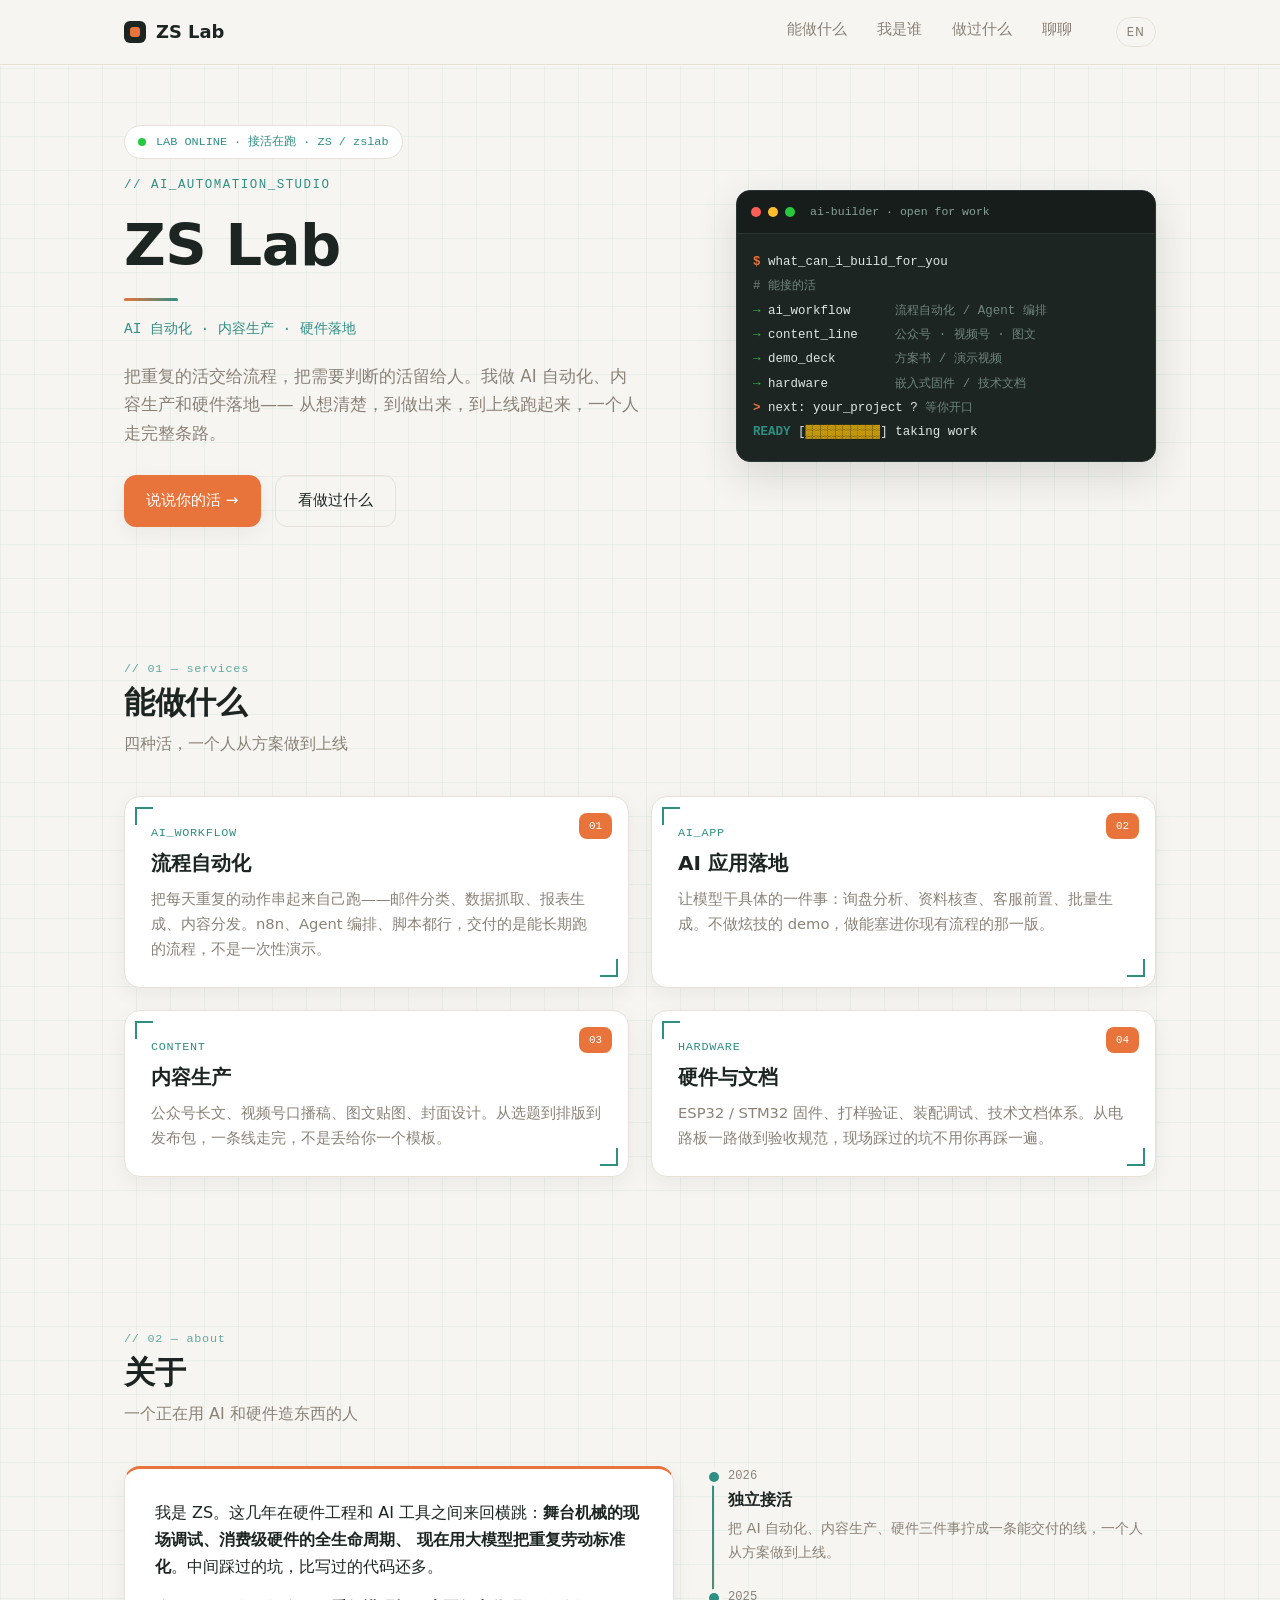
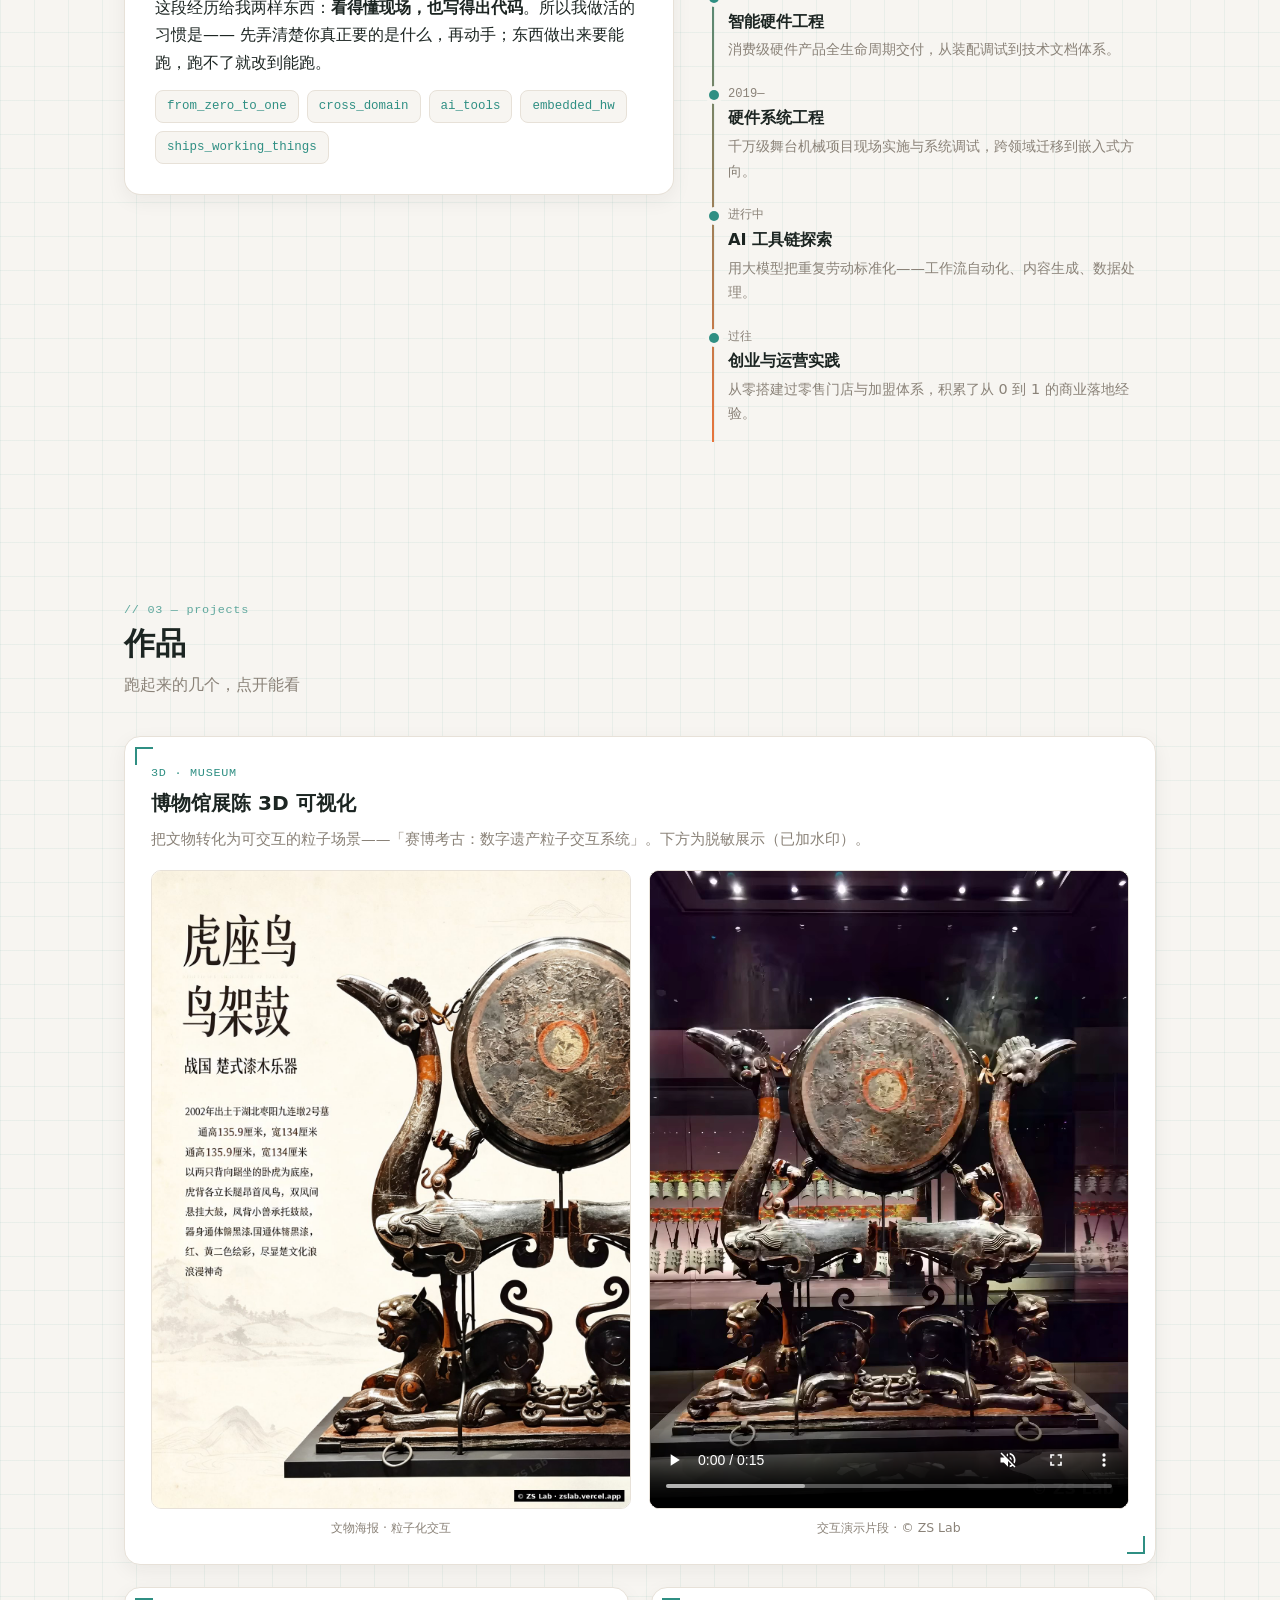
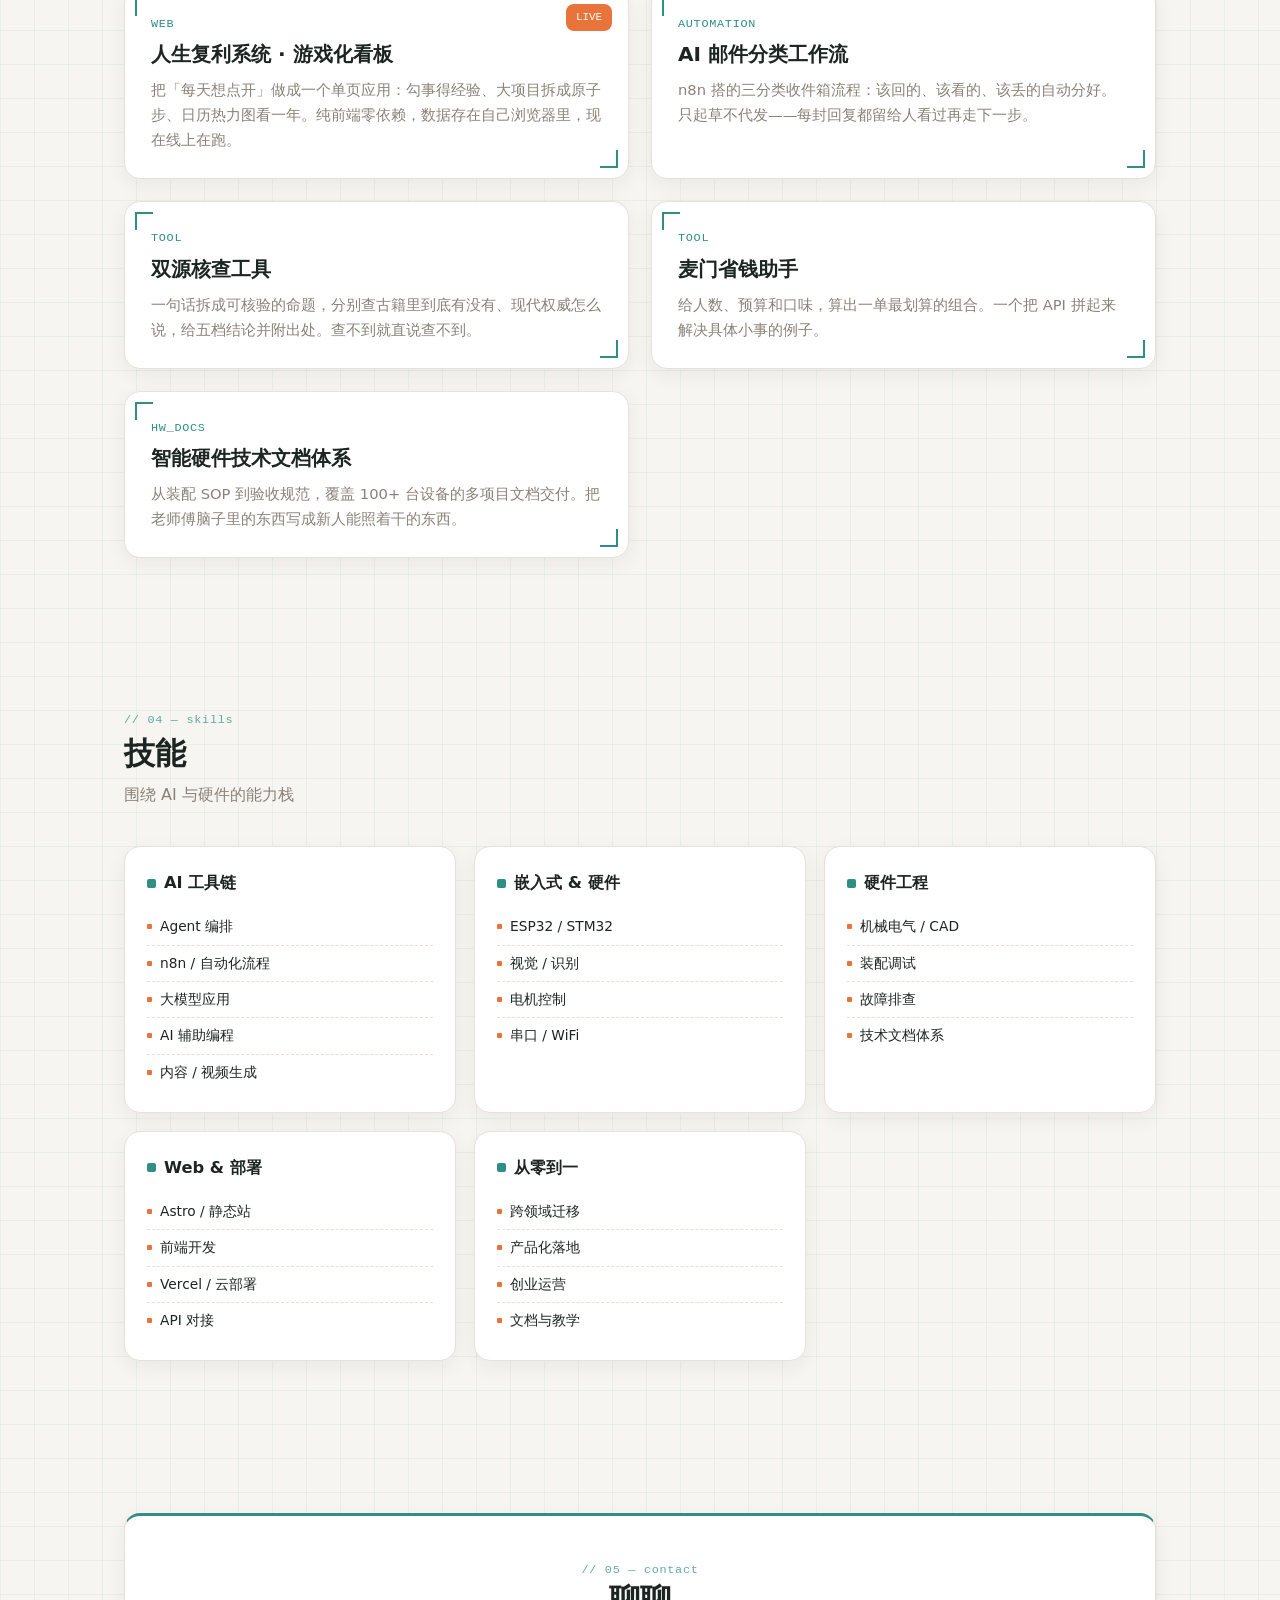
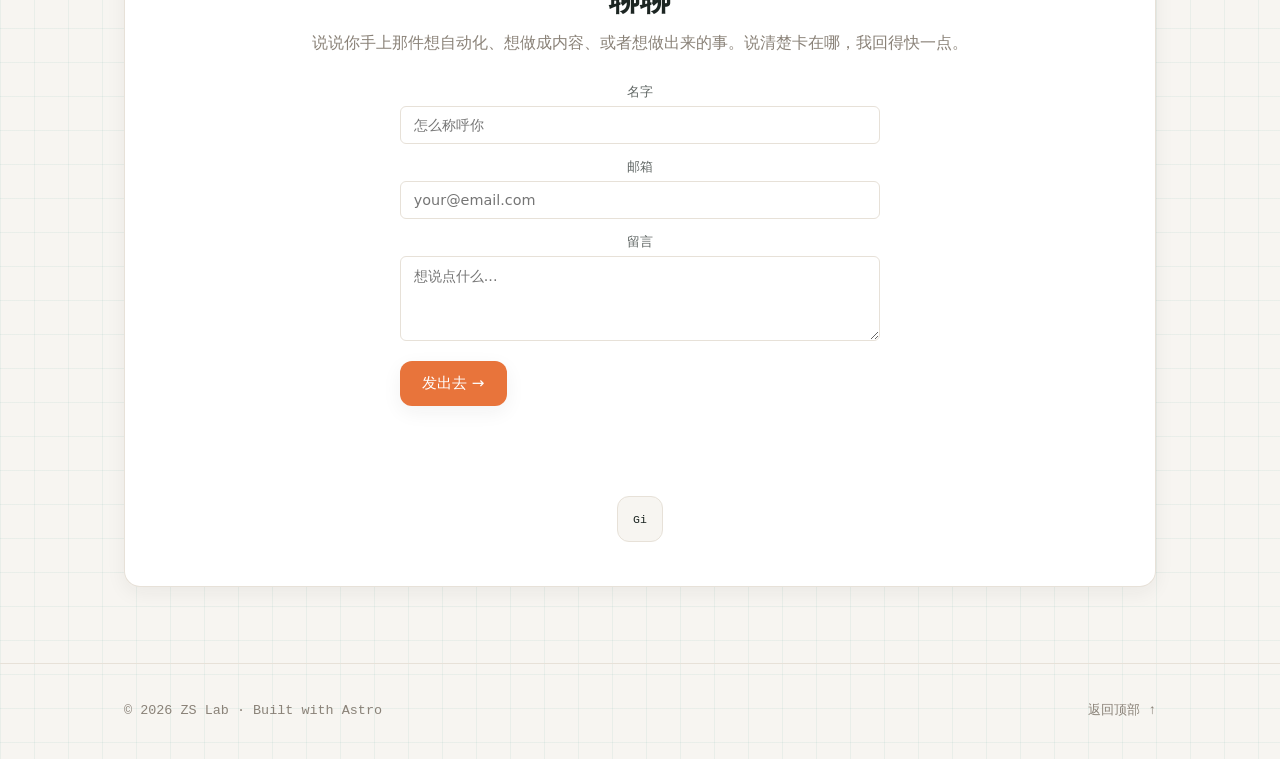
<file: index.html>
<!DOCTYPE html><html lang="zh-CN"> <head><meta charset="utf-8"><meta name="viewport" content="width=device-width, initial-scale=1"><title>ZS Lab · AI 自动化 · 内容生产 · 硬件落地</title><meta name="description" content="ZS Lab：用 AI 工具和自动化，把重复劳动变成能自己跑的东西。接 AI 工作流、内容生产、演示方案与硬件落地的活——从方案到上线，一个人跑完。"><link rel="canonical" href="https://zslab.vercel.app/"><meta property="og:type" content="website"><meta property="og:title" content="ZS Lab · AI 自动化 · 内容生产 · 硬件落地"><meta property="og:description" content="ZS Lab：用 AI 工具和自动化，把重复劳动变成能自己跑的东西。接 AI 工作流、内容生产、演示方案与硬件落地的活——从方案到上线，一个人跑完。"><meta property="og:url" content="https://zslab.vercel.app/"><meta name="twitter:card" content="summary_large_image"><link rel="alternate" hreflang="zh-CN" href="https://zslab.vercel.app/"> <link rel="alternate" hreflang="en" href="https://zslab.vercel.app/en/"> <link rel="alternate" hreflang="x-default" href="https://zslab.vercel.app/"> <link rel="icon" type="image/svg+xml" href="favicon.svg"><link rel="stylesheet" href="_astro/index.D13f8Koc.css"></head> <body id="top"> <nav> <div class="wrap nav-in"> <a class="logo" href="/"><span class="mark"></span>ZS Lab</a> <div class="nav-links"> <a href="#services">能做什么</a><a href="#about">我是谁</a><a href="#projects">做过什么</a><a href="#contact">聊聊</a><a href="en/" hreflang="en" style="margin-left:14px;padding:4px 10px;border:1px solid var(--border);border-radius:999px;font-size:12px;letter-spacing:.08em;text-decoration:none" onclick="try{localStorage.setItem('zslab_lang','en')}catch(e){}">EN</a> </div> <button id="menuBtn" class="menu-btn" aria-label="打开菜单">☰</button> </div> <div id="mobileMenu" class="mobile-menu"> <a href="#services">能做什么</a><a href="#about">我是谁</a><a href="#projects">做过什么</a><a href="#contact">聊聊</a><a href="en/" hreflang="en" style="margin-left:14px;padding:4px 10px;border:1px solid var(--border);border-radius:999px;font-size:12px;letter-spacing:.08em;text-decoration:none" onclick="try{localStorage.setItem('zslab_lang','en')}catch(e){}">EN</a> </div> </nav> <main>  <header class="hero"> <div class="wrap hero-grid"> <div class="reveal"> <div class="statusbar"><span class="live-dot"></span>LAB ONLINE · 接活在跑 · ZS / zslab</div> <div class="eyebrow">// ai_automation_studio</div> <h1>ZS Lab</h1> <div class="accent-line"></div> <div class="tag">AI 自动化 · 内容生产 · 硬件落地</div> <p class="lead">
把重复的活交给流程，把需要判断的活留给人。我做 AI 自动化、内容生产和硬件落地——
        从想清楚，到做出来，到上线跑起来，一个人走完整条路。
</p> <div class="hero-cta"> <a class="btn btn-primary" href="#contact">说说你的活 →</a> <a class="btn btn-ghost" href="#projects">看做过什么</a> </div> </div> <div class="reveal"> <div class="console"> <div class="console-bar"> <span class="dot r"></span><span class="dot y"></span><span class="dot g"></span> <span class="console-title">ai-builder · open for work</span>
        </div>
        <pre class="console-body"><span class="c-prompt">$</span> what_can_i_build_for_you
<span class="c-dim"># 能接的活</span>
<span class="c-ok">→</span> ai_workflow      <span class="c-dim">流程自动化 / Agent 编排</span>
<span class="c-ok">→</span> content_line     <span class="c-dim">公众号 · 视频号 · 图文</span>
<span class="c-ok">→</span> demo_deck        <span class="c-dim">方案书 / 演示视频</span>
<span class="c-ok">→</span> hardware         <span class="c-dim">嵌入式固件 / 技术文档</span>
<span class="c-prompt">&gt;</span> next: your_project ? <span class="c-dim">等你开口</span>
<span class="c-build">READY</span> [<span class="c-bar">▓▓▓▓▓▓▓▓▓▓</span>] taking work</pre> </div> </div> </div> </header> <section id="services"> <div class="wrap"> <div class="sec-head reveal"> <div class="coord">// 01 — services</div> <h2>能做什么</h2> <div class="sub">四种活，一个人从方案做到上线</div> </div> <div class="grid"> <div class="card reveal"> <span class="badge">01</span> <div class="kicker">AI_WORKFLOW</div> <h3>流程自动化</h3> <p>把每天重复的动作串起来自己跑——邮件分类、数据抓取、报表生成、内容分发。n8n、Agent 编排、脚本都行，交付的是能长期跑的流程，不是一次性演示。</p> </div> <div class="card reveal"> <span class="badge">02</span> <div class="kicker">AI_APP</div> <h3>AI 应用落地</h3> <p>让模型干具体的一件事：询盘分析、资料核查、客服前置、批量生成。不做炫技的 demo，做能塞进你现有流程的那一版。</p> </div> <div class="card reveal"> <span class="badge">03</span> <div class="kicker">CONTENT</div> <h3>内容生产</h3> <p>公众号长文、视频号口播稿、图文贴图、封面设计。从选题到排版到发布包，一条线走完，不是丢给你一个模板。</p> </div> <div class="card reveal"> <span class="badge">04</span> <div class="kicker">HARDWARE</div> <h3>硬件与文档</h3> <p>ESP32 / STM32 固件、打样验证、装配调试、技术文档体系。从电路板一路做到验收规范，现场踩过的坑不用你再踩一遍。</p> </div> </div> </div> </section> <section id="about"> <div class="wrap"> <div class="sec-head reveal"> <div class="coord">// 02 — about</div> <h2>关于</h2> <div class="sub">一个正在用 AI 和硬件造东西的人</div> </div> <div class="about-grid"> <div class="persona reveal"> <p>
我是 ZS。这几年在硬件工程和 AI 工具之间来回横跳：<strong>舞台机械的现场调试、消费级硬件的全生命周期、
          现在用大模型把重复劳动标准化</strong>。中间踩过的坑，比写过的代码还多。
</p> <p>
这段经历给我两样东西：<strong>看得懂现场，也写得出代码</strong>。所以我做活的习惯是——
          先弄清楚你真正要的是什么，再动手；东西做出来要能跑，跑不了就改到能跑。
</p> <div class="tags"> <span class="chip">from_zero_to_one</span><span class="chip">cross_domain</span><span class="chip">ai_tools</span><span class="chip">embedded_hw</span><span class="chip">ships_working_things</span> </div> </div> <div class="timeline reveal"> <div class="tl-item"> <div class="when">2026</div> <h4>独立接活</h4> <p>把 AI 自动化、内容生产、硬件三件事拧成一条能交付的线，一个人从方案做到上线。</p> </div><div class="tl-item"> <div class="when">2025</div> <h4>智能硬件工程</h4> <p>消费级硬件产品全生命周期交付，从装配调试到技术文档体系。</p> </div><div class="tl-item"> <div class="when">2019—</div> <h4>硬件系统工程</h4> <p>千万级舞台机械项目现场实施与系统调试，跨领域迁移到嵌入式方向。</p> </div><div class="tl-item"> <div class="when">进行中</div> <h4>AI 工具链探索</h4> <p>用大模型把重复劳动标准化——工作流自动化、内容生成、数据处理。</p> </div><div class="tl-item"> <div class="when">过往</div> <h4>创业与运营实践</h4> <p>从零搭建过零售门店与加盟体系，积累了从 0 到 1 的商业落地经验。</p> </div> </div> </div> </div> </section> <section id="projects" data-astro-cid-amng4zvp> <div class="wrap" data-astro-cid-amng4zvp> <div class="sec-head reveal" data-astro-cid-amng4zvp> <div class="coord" data-astro-cid-amng4zvp>// 03 — projects</div> <h2 data-astro-cid-amng4zvp>作品</h2> <div class="sub" data-astro-cid-amng4zvp>跑起来的几个，点开能看</div> </div> <!-- 博物馆 3D 可视化：作品详情 --> <div class="case reveal" data-astro-cid-amng4zvp> <div class="case-head" data-astro-cid-amng4zvp> <div class="kicker" data-astro-cid-amng4zvp>3D · MUSEUM</div> <h3 data-astro-cid-amng4zvp>博物馆展陈 3D 可视化</h3> <p data-astro-cid-amng4zvp>把文物转化为可交互的粒子场景——「赛博考古：数字遗产粒子交互系统」。下方为脱敏展示（已加水印）。</p> </div> <div class="case-media" data-astro-cid-amng4zvp> <figure class="media" data-astro-cid-amng4zvp> <img src="museum/wenwu-wm.jpg" alt="文物粒子化交互展示" loading="lazy" data-astro-cid-amng4zvp> <figcaption data-astro-cid-amng4zvp>文物海报 · 粒子化交互</figcaption> </figure> <figure class="media" data-astro-cid-amng4zvp> <video src="museum/video-wm.webm" controls preload="metadata" muted playsinline data-astro-cid-amng4zvp></video> <figcaption data-astro-cid-amng4zvp>交互演示片段 · © ZS Lab</figcaption> </figure> </div> </div> <div class="grid" data-astro-cid-amng4zvp> <div class="card reveal" data-astro-cid-amng4zvp> <span class="badge" data-astro-cid-amng4zvp>LIVE</span> <div class="kicker" data-astro-cid-amng4zvp>WEB</div> <h3 data-astro-cid-amng4zvp>人生复利系统 · 游戏化看板</h3> <p data-astro-cid-amng4zvp>把「每天想点开」做成一个单页应用：勾事得经验、大项目拆成原子步、日历热力图看一年。纯前端零依赖，数据存在自己浏览器里，现在线上在跑。</p> </div> <div class="card reveal" data-astro-cid-amng4zvp> <div class="kicker" data-astro-cid-amng4zvp>AUTOMATION</div> <h3 data-astro-cid-amng4zvp>AI 邮件分类工作流</h3> <p data-astro-cid-amng4zvp>n8n 搭的三分类收件箱流程：该回的、该看的、该丢的自动分好。只起草不代发——每封回复都留给人看过再走下一步。</p> </div> <div class="card reveal" data-astro-cid-amng4zvp> <div class="kicker" data-astro-cid-amng4zvp>TOOL</div> <h3 data-astro-cid-amng4zvp>双源核查工具</h3> <p data-astro-cid-amng4zvp>一句话拆成可核验的命题，分别查古籍里到底有没有、现代权威怎么说，给五档结论并附出处。查不到就直说查不到。</p> </div> <div class="card reveal" data-astro-cid-amng4zvp> <div class="kicker" data-astro-cid-amng4zvp>TOOL</div> <h3 data-astro-cid-amng4zvp>麦门省钱助手</h3> <p data-astro-cid-amng4zvp>给人数、预算和口味，算出一单最划算的组合。一个把 API 拼起来解决具体小事的例子。</p> </div> <div class="card reveal" data-astro-cid-amng4zvp> <div class="kicker" data-astro-cid-amng4zvp>HW_DOCS</div> <h3 data-astro-cid-amng4zvp>智能硬件技术文档体系</h3> <p data-astro-cid-amng4zvp>从装配 SOP 到验收规范，覆盖 100+ 台设备的多项目文档交付。把老师傅脑子里的东西写成新人能照着干的东西。</p> </div> </div> </section>  <section id="skills"> <div class="wrap"> <div class="sec-head reveal"> <div class="coord">// 04 — skills</div> <h2>技能</h2> <div class="sub">围绕 AI 与硬件的能力栈</div> </div> <div class="skills"> <div class="skill-col reveal"> <h4> <span class="sq"></span> AI 工具链 </h4> <div class="s-tag">Agent 编排</div><div class="s-tag">n8n / 自动化流程</div><div class="s-tag">大模型应用</div><div class="s-tag">AI 辅助编程</div><div class="s-tag">内容 / 视频生成</div> </div><div class="skill-col reveal"> <h4> <span class="sq"></span> 嵌入式 &amp; 硬件 </h4> <div class="s-tag">ESP32 / STM32</div><div class="s-tag">视觉 / 识别</div><div class="s-tag">电机控制</div><div class="s-tag">串口 / WiFi</div> </div><div class="skill-col reveal"> <h4> <span class="sq"></span> 硬件工程 </h4> <div class="s-tag">机械电气 / CAD</div><div class="s-tag">装配调试</div><div class="s-tag">故障排查</div><div class="s-tag">技术文档体系</div> </div><div class="skill-col reveal"> <h4> <span class="sq"></span> Web &amp; 部署 </h4> <div class="s-tag">Astro / 静态站</div><div class="s-tag">前端开发</div><div class="s-tag">Vercel / 云部署</div><div class="s-tag">API 对接</div> </div><div class="skill-col reveal"> <h4> <span class="sq"></span> 从零到一 </h4> <div class="s-tag">跨领域迁移</div><div class="s-tag">产品化落地</div><div class="s-tag">创业运营</div><div class="s-tag">文档与教学</div> </div> </div> </div> </section> <section id="contact" data-astro-cid-xmivup5a> <div class="wrap" data-astro-cid-xmivup5a> <div class="contact reveal" data-astro-cid-xmivup5a> <div class="coord" data-astro-cid-xmivup5a>// 05 — contact</div> <h2 data-astro-cid-xmivup5a>聊聊</h2> <p data-astro-cid-xmivup5a>说说你手上那件想自动化、想做成内容、或者想做出来的事。说清楚卡在哪，我回得快一点。</p> <form action="https://api.web3forms.com/submit" method="POST" id="contactForm" class="contact-form" data-astro-cid-xmivup5a> <!-- 替换为你的 Web3Forms access_key（去 web3forms.com 免费获取） --> <input type="hidden" name="access_key" value="84775606-f5e4-4ed3-be91-e59fe33359f9" data-astro-cid-xmivup5a> <input type="hidden" name="subject" value="ZS Lab 网站留言" data-astro-cid-xmivup5a> <div class="form-row" data-astro-cid-xmivup5a> <label for="cf-name" data-astro-cid-xmivup5a>名字</label> <input id="cf-name" type="text" name="name" placeholder="怎么称呼你" required data-astro-cid-xmivup5a> </div> <div class="form-row" data-astro-cid-xmivup5a> <label for="cf-email" data-astro-cid-xmivup5a>邮箱</label> <input id="cf-email" type="email" name="email" placeholder="your@email.com" required data-astro-cid-xmivup5a> </div> <div class="form-row" data-astro-cid-xmivup5a> <label for="cf-msg" data-astro-cid-xmivup5a>留言</label> <textarea id="cf-msg" name="message" rows="4" placeholder="想说点什么..." required data-astro-cid-xmivup5a></textarea> </div> <button type="submit" class="btn btn-primary" data-astro-cid-xmivup5a>发出去 →</button> <p id="formMsg" style="margin-top:12px;font-size:14px;min-height:20px"></p> </form> <div class="socials" data-astro-cid-xmivup5a> <a href="https://github.com/violetyin" target="_blank" rel="noopener" title="GitHub" aria-label="GitHub" data-astro-cid-xmivup5a>Gi</a> </div> </div> </div> </section>   </main> <footer> <div class="wrap"> <span>© 2026 ZS Lab · Built with Astro</span> <a href="#top" class="to-top">返回顶部 ↑</a> </div> </footer> <script type="module">document.documentElement.classList.add("js-enabled");const o=document.querySelector("#menuBtn"),n=document.querySelector("#mobileMenu");o?.addEventListener("click",()=>n?.classList.toggle("open"));n?.querySelectorAll("a").forEach(e=>e.addEventListener("click",()=>n?.classList.remove("open")));const c=new IntersectionObserver(e=>{e.forEach(t=>{t.isIntersecting&&(t.target.classList.add("in"),c.unobserve(t.target))})},{threshold:.12});document.querySelectorAll(".reveal").forEach(e=>c.observe(e));</script> 
<script>
(function(){
  var LS = 'zslab_lang';
  function remember(v){ try{ localStorage.setItem(LS, v); }catch(e){} }
  var saved = null; try{ saved = localStorage.getItem(LS); }catch(e){}
  if (saved === 'en') { location.replace('en/'); return; }
  if (saved === 'zh') { return; }
  var done = false;
  function go(c){
    if (done) return; done = true;
    c = (c || 'CN').toUpperCase();
    var zh = ['CN','HK','MO','TW'];   // 港澳台按中文显示
    if (zh.indexOf(c) >= 0) { remember('zh'); return; }
    remember('en'); location.replace('en/');
  }
  var t = setTimeout(function(){ go('CN'); }, 1800);
  fetch('https://ipwho.is/?fields=country_code', {cache:'no-store'})
    .then(function(r){ return r.json(); })
    .then(function(d){ clearTimeout(t); go(d && d.country_code); })
    .catch(function(){ clearTimeout(t); go('CN'); });
})();
</script>

<script>
(function(){
  var f = document.getElementById('contactForm');
  if(!f) return;
  var btn = f.querySelector('button[type=submit]');
  var msg = document.getElementById('formMsg');
  var label = btn.textContent;
  f.addEventListener('submit', function(e){
    e.preventDefault();
    btn.disabled = true; btn.textContent = '提交中…';
    msg.textContent = '';
    fetch('https://api.web3forms.com/submit', { method:'POST', body: new FormData(f) })
      .then(function(r){ return r.json(); })
      .then(function(d){
        if (d.success) {
          f.reset();
          msg.textContent = '收到了，我尽快回你。';
          msg.style.color = 'var(--tech)';
        } else { throw new Error(d.message || 'submit failed'); }
      })
      .catch(function(){
        msg.textContent = '没发出去，稍后再试一次，或者直接邮件联系我。';
        msg.style.color = 'var(--primary)';
      })
      .then(function(){ btn.disabled = false; btn.textContent = label; });
  });
})();
</script>
</body> </html>
</file>
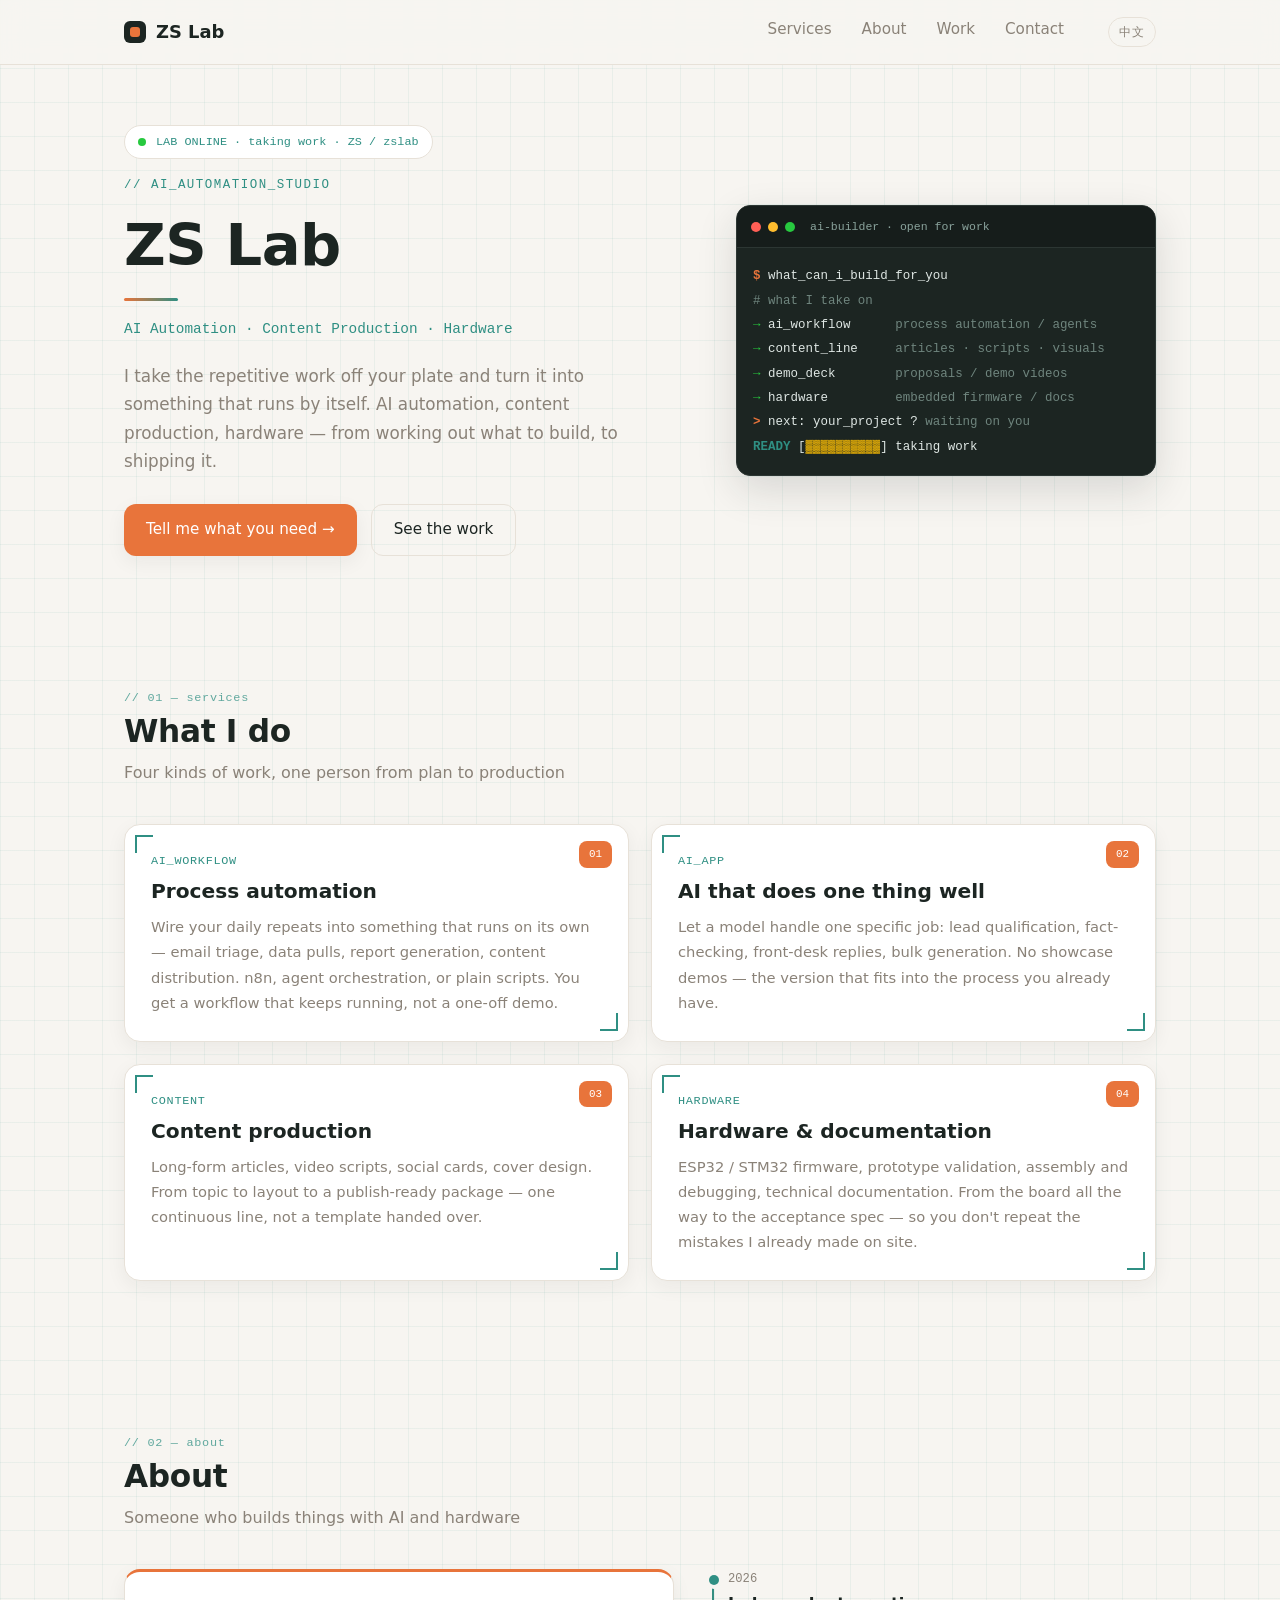
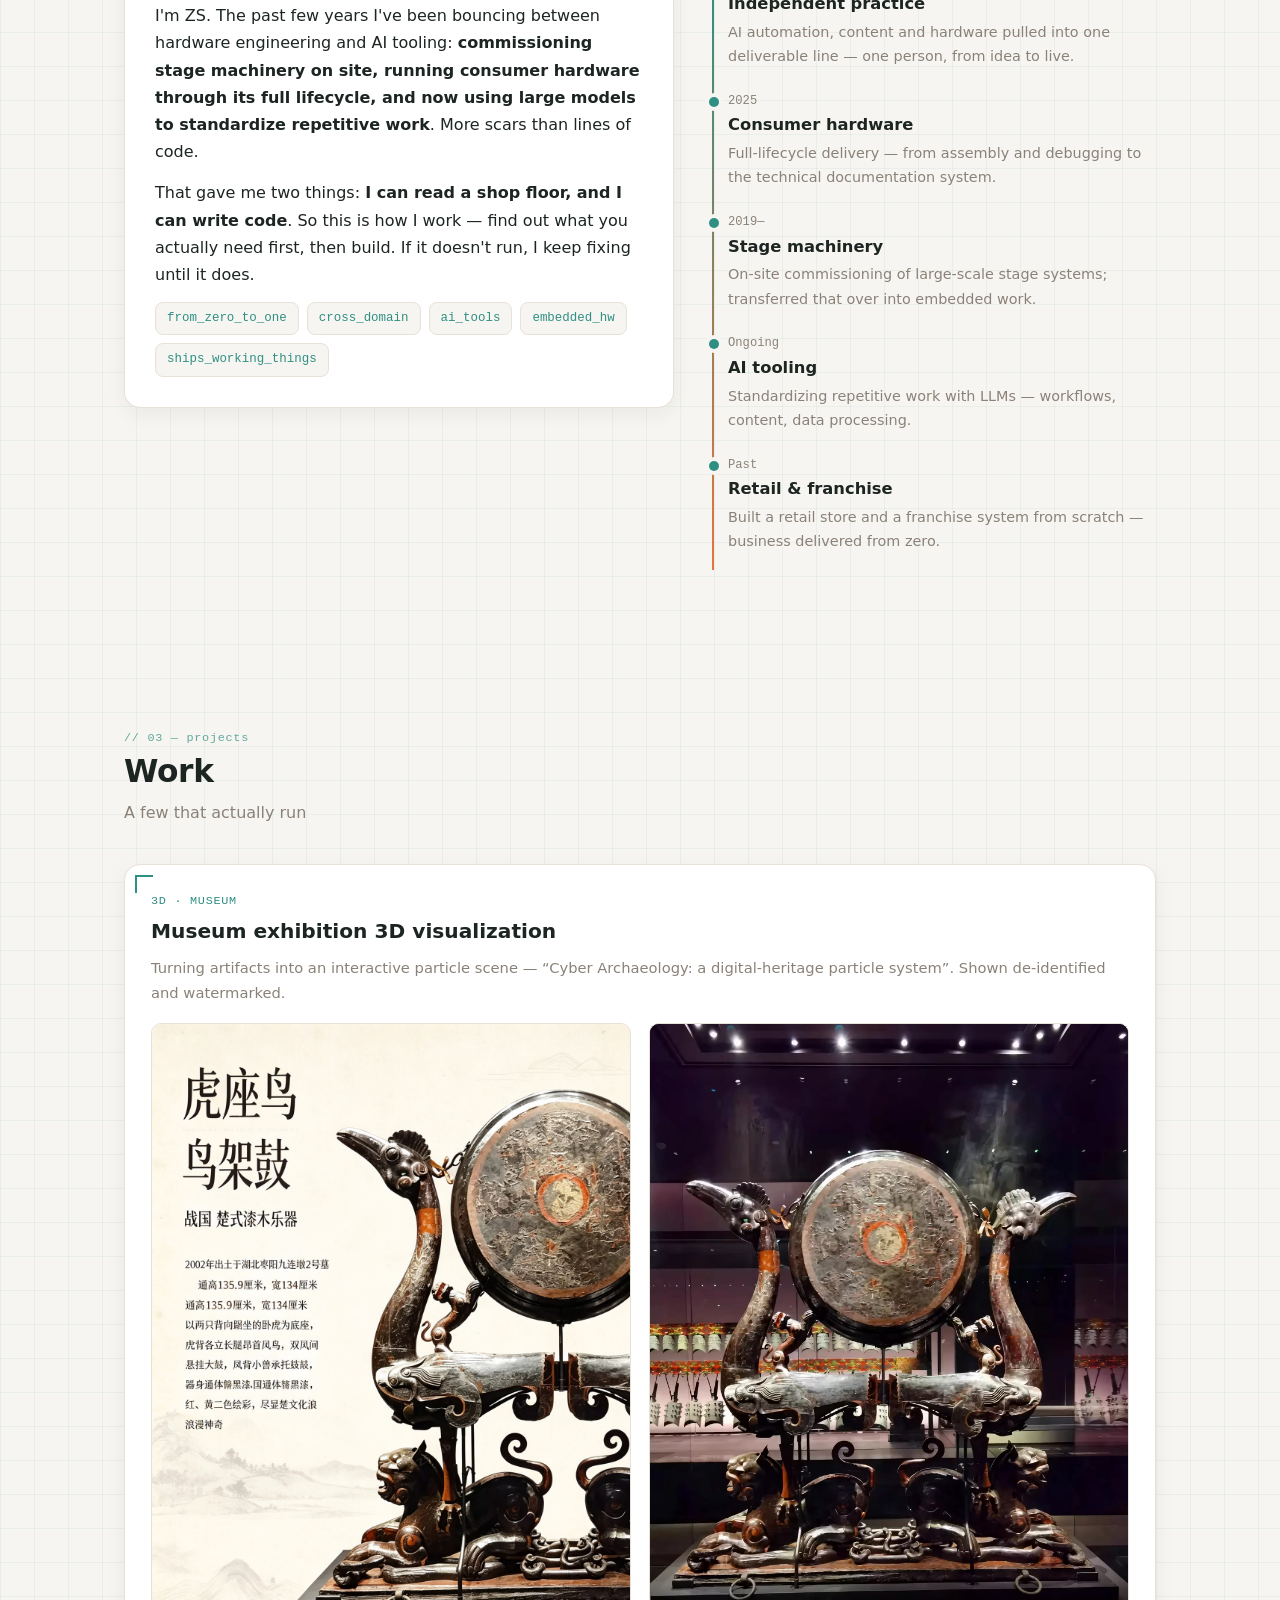
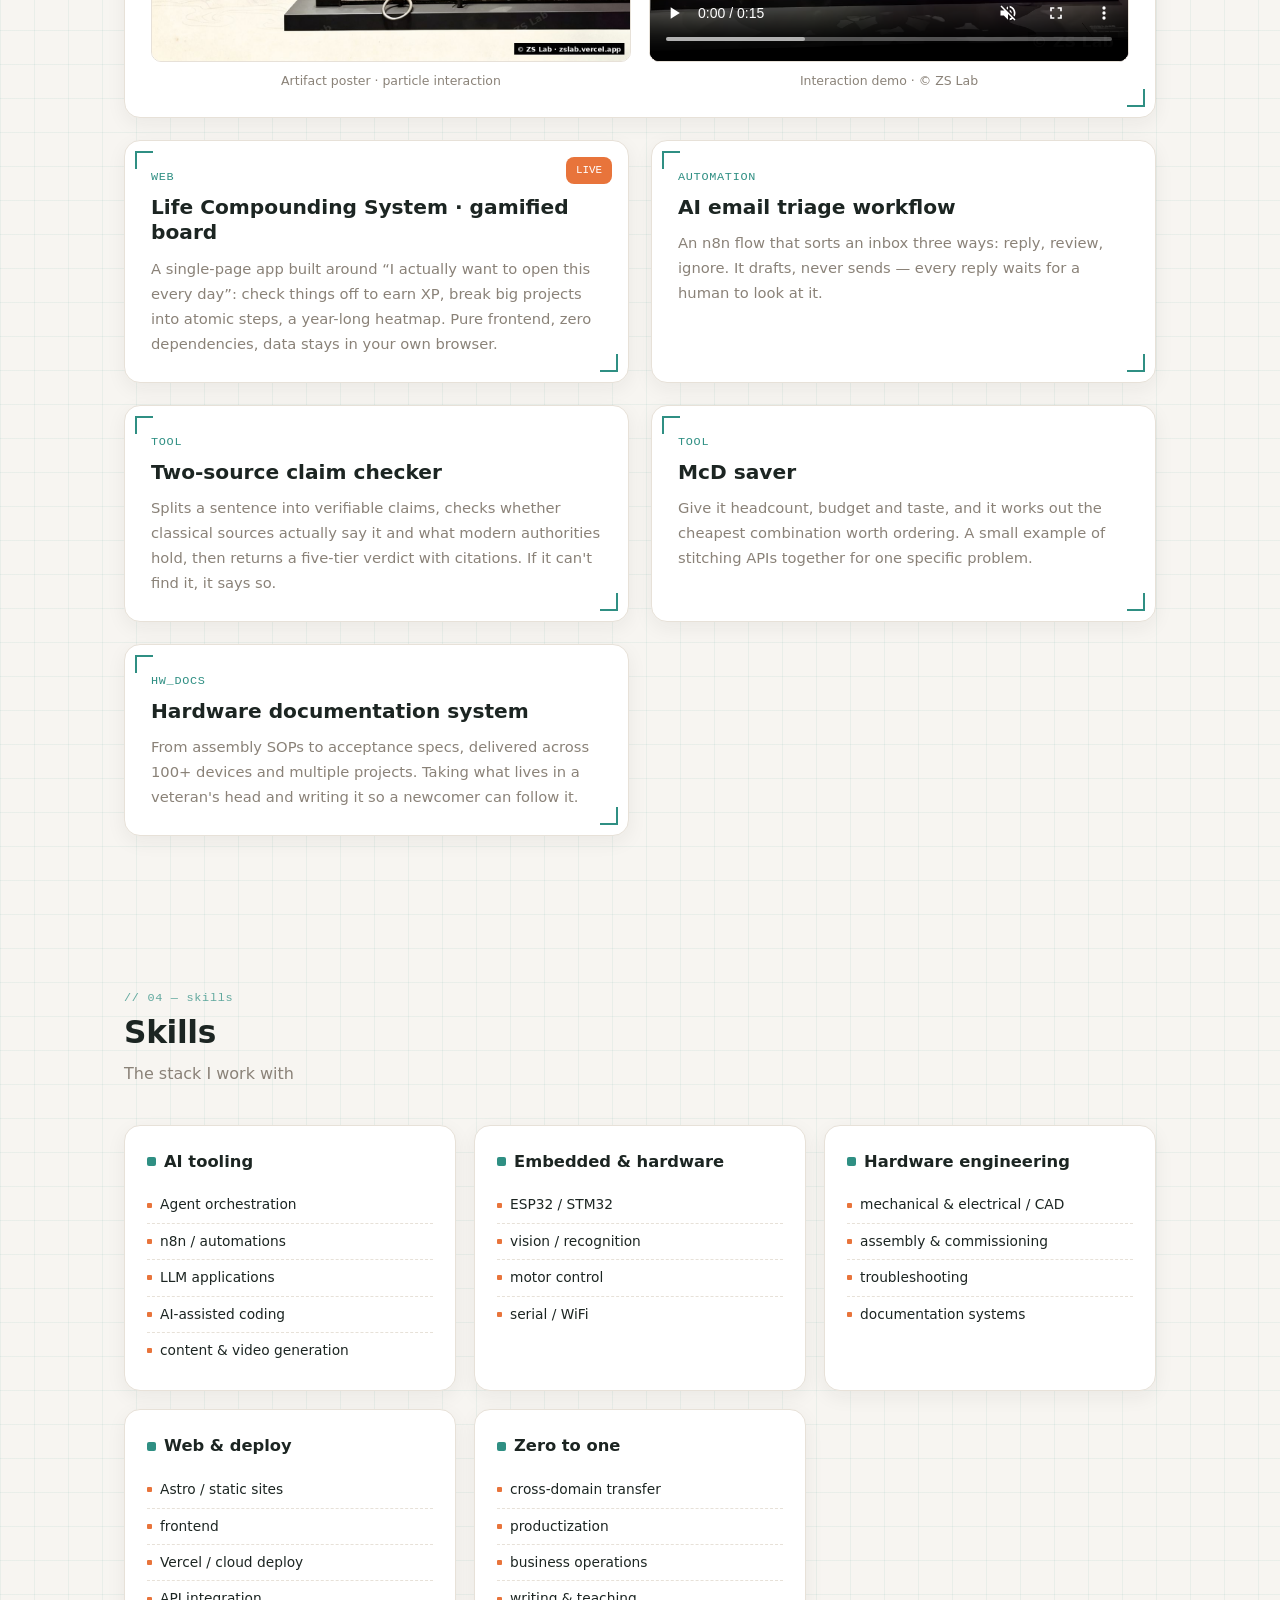
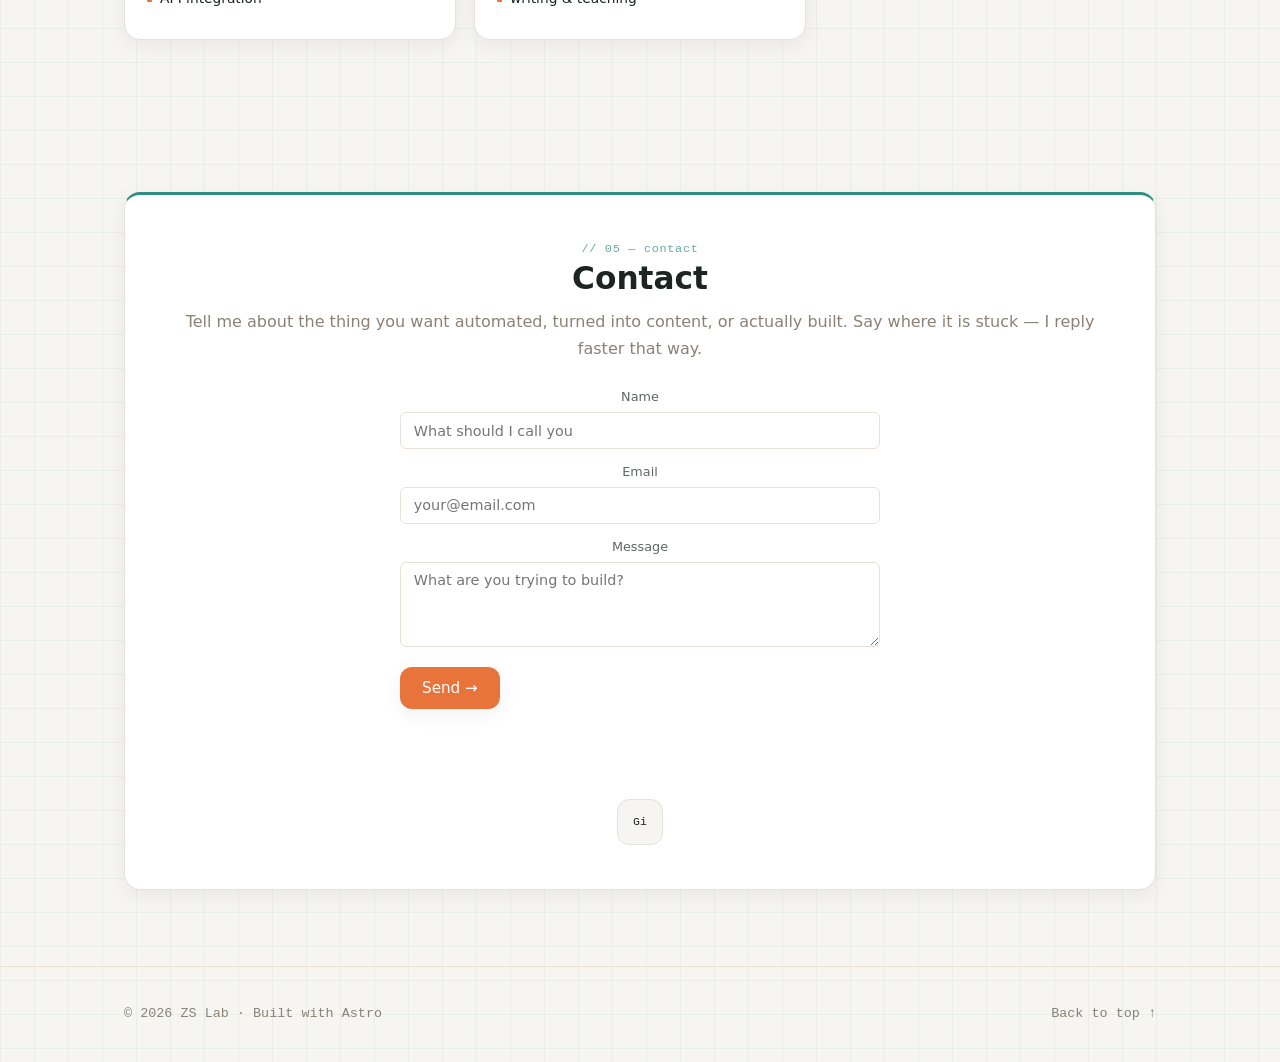
<file: en/index.html>
<!DOCTYPE html><html lang="zh-CN"> <head><meta charset="utf-8"><meta name="viewport" content="width=device-width, initial-scale=1"><title>ZS Lab · AI Automation · Content · Hardware</title><meta name="description" content="ZS Lab: I turn repetitive work into something that runs on its own. AI automation, content production, and hardware — from deciding what to build to shipping it, one person, end to end."><link rel="canonical" href="https://zslab.vercel.app/"><meta property="og:type" content="website"><meta property="og:title" content="ZS Lab · AI Automation · Content · Hardware"><meta property="og:description" content="ZS Lab: I turn repetitive work into something that runs on its own. AI automation, content production, and hardware — from deciding what to build to shipping it, one person, end to end."><meta property="og:url" content="https://zslab.vercel.app/"><meta name="twitter:card" content="summary_large_image"><link rel="alternate" hreflang="zh-CN" href="https://zslab.vercel.app/"> <link rel="alternate" hreflang="en" href="https://zslab.vercel.app/en/"> <link rel="alternate" hreflang="x-default" href="https://zslab.vercel.app/"> <link rel="icon" type="image/svg+xml" href="/favicon.svg"><link rel="stylesheet" href="/_astro/index.D13f8Koc.css"></head> <body id="top"> <nav> <div class="wrap nav-in"> <a class="logo" href="/"><span class="mark"></span>ZS Lab</a> <div class="nav-links"> <a href="#services">Services</a><a href="#about">About</a><a href="#projects">Work</a><a href="#contact">Contact</a><a href="/" hreflang="zh-CN" style="margin-left:14px;padding:4px 10px;border:1px solid var(--border);border-radius:999px;font-size:12px;letter-spacing:.08em;text-decoration:none" onclick="try{localStorage.setItem('zslab_lang','zh')}catch(e){}">中文</a> </div> <button id="menuBtn" class="menu-btn" aria-label="Open menu">☰</button> </div> <div id="mobileMenu" class="mobile-menu"> <a href="#services">Services</a><a href="#about">About</a><a href="#projects">Work</a><a href="#contact">Contact</a><a href="/" hreflang="zh-CN" style="margin-left:14px;padding:4px 10px;border:1px solid var(--border);border-radius:999px;font-size:12px;letter-spacing:.08em;text-decoration:none" onclick="try{localStorage.setItem('zslab_lang','zh')}catch(e){}">中文</a> </div> </nav> <main>  <header class="hero"> <div class="wrap hero-grid"> <div class="reveal"> <div class="statusbar"><span class="live-dot"></span>LAB ONLINE · taking work · ZS / zslab</div> <div class="eyebrow">// ai_automation_studio</div> <h1>ZS Lab</h1> <div class="accent-line"></div> <div class="tag">AI Automation · Content Production · Hardware</div> <p class="lead">
I take the repetitive work off your plate and turn it into something that runs by itself.
        AI automation, content production, hardware — from working out what to build, to shipping it.
</p> <div class="hero-cta"> <a class="btn btn-primary" href="#contact">Tell me what you need →</a> <a class="btn btn-ghost" href="#projects">See the work</a> </div> </div> <div class="reveal"> <div class="console"> <div class="console-bar"> <span class="dot r"></span><span class="dot y"></span><span class="dot g"></span> <span class="console-title">ai-builder · open for work</span>
        </div>
        <pre class="console-body"><span class="c-prompt">$</span> what_can_i_build_for_you
<span class="c-dim"># what I take on</span>
<span class="c-ok">→</span> ai_workflow      <span class="c-dim">process automation / agents</span>
<span class="c-ok">→</span> content_line     <span class="c-dim">articles · scripts · visuals</span>
<span class="c-ok">→</span> demo_deck        <span class="c-dim">proposals / demo videos</span>
<span class="c-ok">→</span> hardware         <span class="c-dim">embedded firmware / docs</span>
<span class="c-prompt">&gt;</span> next: your_project ? <span class="c-dim">waiting on you</span>
<span class="c-build">READY</span> [<span class="c-bar">▓▓▓▓▓▓▓▓▓▓</span>] taking work</pre> </div> </div> </div> </header> <section id="services"> <div class="wrap"> <div class="sec-head reveal"> <div class="coord">// 01 — services</div> <h2>What I do</h2> <div class="sub">Four kinds of work, one person from plan to production</div> </div> <div class="grid"> <div class="card reveal"> <span class="badge">01</span> <div class="kicker">AI_WORKFLOW</div> <h3>Process automation</h3> <p>Wire your daily repeats into something that runs on its own — email triage, data pulls, report generation, content distribution. n8n, agent orchestration, or plain scripts. You get a workflow that keeps running, not a one-off demo.</p> </div> <div class="card reveal"> <span class="badge">02</span> <div class="kicker">AI_APP</div> <h3>AI that does one thing well</h3> <p>Let a model handle one specific job: lead qualification, fact-checking, front-desk replies, bulk generation. No showcase demos — the version that fits into the process you already have.</p> </div> <div class="card reveal"> <span class="badge">03</span> <div class="kicker">CONTENT</div> <h3>Content production</h3> <p>Long-form articles, video scripts, social cards, cover design. From topic to layout to a publish-ready package — one continuous line, not a template handed over.</p> </div> <div class="card reveal"> <span class="badge">04</span> <div class="kicker">HARDWARE</div> <h3>Hardware &amp; documentation</h3> <p>ESP32 / STM32 firmware, prototype validation, assembly and debugging, technical documentation. From the board all the way to the acceptance spec — so you don't repeat the mistakes I already made on site.</p> </div> </div> </div> </section> <section id="about"> <div class="wrap"> <div class="sec-head reveal"> <div class="coord">// 02 — about</div> <h2>About</h2> <div class="sub">Someone who builds things with AI and hardware</div> </div> <div class="about-grid"> <div class="persona reveal"> <p>
I'm ZS. The past few years I've been bouncing between hardware engineering and AI tooling:
          <strong>commissioning stage machinery on site, running consumer hardware through its full lifecycle,
          and now using large models to standardize repetitive work</strong>. More scars than lines of code.
</p> <p>
That gave me two things: <strong>I can read a shop floor, and I can write code</strong>. So this is how I work —
          find out what you actually need first, then build. If it doesn't run, I keep fixing until it does.
</p> <div class="tags"> <span class="chip">from_zero_to_one</span><span class="chip">cross_domain</span><span class="chip">ai_tools</span><span class="chip">embedded_hw</span><span class="chip">ships_working_things</span> </div> </div> <div class="timeline reveal"> <div class="tl-item"> <div class="when">2026</div> <h4>Independent practice</h4> <p>AI automation, content and hardware pulled into one deliverable line — one person, from idea to live.</p> </div><div class="tl-item"> <div class="when">2025</div> <h4>Consumer hardware</h4> <p>Full-lifecycle delivery — from assembly and debugging to the technical documentation system.</p> </div><div class="tl-item"> <div class="when">2019—</div> <h4>Stage machinery</h4> <p>On-site commissioning of large-scale stage systems; transferred that over into embedded work.</p> </div><div class="tl-item"> <div class="when">Ongoing</div> <h4>AI tooling</h4> <p>Standardizing repetitive work with LLMs — workflows, content, data processing.</p> </div><div class="tl-item"> <div class="when">Past</div> <h4>Retail &amp; franchise</h4> <p>Built a retail store and a franchise system from scratch — business delivered from zero.</p> </div> </div> </div> </div> </section> <section id="projects" data-astro-cid-amng4zvp> <div class="wrap" data-astro-cid-amng4zvp> <div class="sec-head reveal" data-astro-cid-amng4zvp> <div class="coord" data-astro-cid-amng4zvp>// 03 — projects</div> <h2 data-astro-cid-amng4zvp>Work</h2> <div class="sub" data-astro-cid-amng4zvp>A few that actually run</div> </div> <!-- Museum 3D visualization: case detail --> <div class="case reveal" data-astro-cid-amng4zvp> <div class="case-head" data-astro-cid-amng4zvp> <div class="kicker" data-astro-cid-amng4zvp>3D · MUSEUM</div> <h3 data-astro-cid-amng4zvp>Museum exhibition 3D visualization</h3> <p data-astro-cid-amng4zvp>Turning artifacts into an interactive particle scene — “Cyber Archaeology: a digital-heritage particle system”. Shown de-identified and watermarked.</p> </div> <div class="case-media" data-astro-cid-amng4zvp> <figure class="media" data-astro-cid-amng4zvp> <img src="/museum/wenwu-wm.jpg" alt="Artifact particle interaction" loading="lazy" data-astro-cid-amng4zvp> <figcaption data-astro-cid-amng4zvp>Artifact poster · particle interaction</figcaption> </figure> <figure class="media" data-astro-cid-amng4zvp> <video src="/museum/video-wm.webm" controls preload="metadata" muted playsinline data-astro-cid-amng4zvp></video> <figcaption data-astro-cid-amng4zvp>Interaction demo · © ZS Lab</figcaption> </figure> </div> </div> <div class="grid" data-astro-cid-amng4zvp> <div class="card reveal" data-astro-cid-amng4zvp> <span class="badge" data-astro-cid-amng4zvp>LIVE</span> <div class="kicker" data-astro-cid-amng4zvp>WEB</div> <h3 data-astro-cid-amng4zvp>Life Compounding System · gamified board</h3> <p data-astro-cid-amng4zvp>A single-page app built around “I actually want to open this every day”: check things off to earn XP, break big projects into atomic steps, a year-long heatmap. Pure frontend, zero dependencies, data stays in your own browser.</p> </div> <div class="card reveal" data-astro-cid-amng4zvp> <div class="kicker" data-astro-cid-amng4zvp>AUTOMATION</div> <h3 data-astro-cid-amng4zvp>AI email triage workflow</h3> <p data-astro-cid-amng4zvp>An n8n flow that sorts an inbox three ways: reply, review, ignore. It drafts, never sends — every reply waits for a human to look at it.</p> </div> <div class="card reveal" data-astro-cid-amng4zvp> <div class="kicker" data-astro-cid-amng4zvp>TOOL</div> <h3 data-astro-cid-amng4zvp>Two-source claim checker</h3> <p data-astro-cid-amng4zvp>Splits a sentence into verifiable claims, checks whether classical sources actually say it and what modern authorities hold, then returns a five-tier verdict with citations. If it can't find it, it says so.</p> </div> <div class="card reveal" data-astro-cid-amng4zvp> <div class="kicker" data-astro-cid-amng4zvp>TOOL</div> <h3 data-astro-cid-amng4zvp>McD saver</h3> <p data-astro-cid-amng4zvp>Give it headcount, budget and taste, and it works out the cheapest combination worth ordering. A small example of stitching APIs together for one specific problem.</p> </div> <div class="card reveal" data-astro-cid-amng4zvp> <div class="kicker" data-astro-cid-amng4zvp>HW_DOCS</div> <h3 data-astro-cid-amng4zvp>Hardware documentation system</h3> <p data-astro-cid-amng4zvp>From assembly SOPs to acceptance specs, delivered across 100+ devices and multiple projects. Taking what lives in a veteran's head and writing it so a newcomer can follow it.</p> </div> </div> </section>  <section id="skills"> <div class="wrap"> <div class="sec-head reveal"> <div class="coord">// 04 — skills</div> <h2>Skills</h2> <div class="sub">The stack I work with</div> </div> <div class="skills"> <div class="skill-col reveal"> <h4> <span class="sq"></span> AI tooling </h4> <div class="s-tag">Agent orchestration</div><div class="s-tag">n8n / automations</div><div class="s-tag">LLM applications</div><div class="s-tag">AI-assisted coding</div><div class="s-tag">content &amp; video generation</div> </div><div class="skill-col reveal"> <h4> <span class="sq"></span> Embedded &amp; hardware </h4> <div class="s-tag">ESP32 / STM32</div><div class="s-tag">vision / recognition</div><div class="s-tag">motor control</div><div class="s-tag">serial / WiFi</div> </div><div class="skill-col reveal"> <h4> <span class="sq"></span> Hardware engineering </h4> <div class="s-tag">mechanical &amp; electrical / CAD</div><div class="s-tag">assembly &amp; commissioning</div><div class="s-tag">troubleshooting</div><div class="s-tag">documentation systems</div> </div><div class="skill-col reveal"> <h4> <span class="sq"></span> Web &amp; deploy </h4> <div class="s-tag">Astro / static sites</div><div class="s-tag">frontend</div><div class="s-tag">Vercel / cloud deploy</div><div class="s-tag">API integration</div> </div><div class="skill-col reveal"> <h4> <span class="sq"></span> Zero to one </h4> <div class="s-tag">cross-domain transfer</div><div class="s-tag">productization</div><div class="s-tag">business operations</div><div class="s-tag">writing &amp; teaching</div> </div> </div> </div> </section> <section id="contact" data-astro-cid-xmivup5a> <div class="wrap" data-astro-cid-xmivup5a> <div class="contact reveal" data-astro-cid-xmivup5a> <div class="coord" data-astro-cid-xmivup5a>// 05 — contact</div> <h2 data-astro-cid-xmivup5a>Contact</h2> <p data-astro-cid-xmivup5a>Tell me about the thing you want automated, turned into content, or actually built. Say where it is stuck — I reply faster that way.</p> <form action="https://api.web3forms.com/submit" method="POST" id="contactForm" class="contact-form" data-astro-cid-xmivup5a> <!-- Replace with your Web3Forms access_key (free at web3forms.com) --> <input type="hidden" name="access_key" value="84775606-f5e4-4ed3-be91-e59fe33359f9" data-astro-cid-xmivup5a> <input type="hidden" name="subject" value="ZS Lab website message" data-astro-cid-xmivup5a> <div class="form-row" data-astro-cid-xmivup5a> <label for="cf-name" data-astro-cid-xmivup5a>Name</label> <input id="cf-name" type="text" name="name" placeholder="What should I call you" required data-astro-cid-xmivup5a> </div> <div class="form-row" data-astro-cid-xmivup5a> <label for="cf-email" data-astro-cid-xmivup5a>Email</label> <input id="cf-email" type="email" name="email" placeholder="your@email.com" required data-astro-cid-xmivup5a> </div> <div class="form-row" data-astro-cid-xmivup5a> <label for="cf-msg" data-astro-cid-xmivup5a>Message</label> <textarea id="cf-msg" name="message" rows="4" placeholder="What are you trying to build?" required data-astro-cid-xmivup5a></textarea> </div> <button type="submit" class="btn btn-primary" data-astro-cid-xmivup5a>Send →</button> <p id="formMsg" style="margin-top:12px;font-size:14px;min-height:20px"></p> </form> <div class="socials" data-astro-cid-xmivup5a> <a href="https://github.com/violetyin" target="_blank" rel="noopener" title="GitHub" aria-label="GitHub" data-astro-cid-xmivup5a>Gi</a> </div> </div> </div> </section>   </main> <footer> <div class="wrap"> <span>© 2026 ZS Lab · Built with Astro</span> <a href="#top" class="to-top">Back to top ↑</a> </div> </footer> <script type="module">document.documentElement.classList.add("js-enabled");const o=document.querySelector("#menuBtn"),n=document.querySelector("#mobileMenu");o?.addEventListener("click",()=>n?.classList.toggle("open"));n?.querySelectorAll("a").forEach(e=>e.addEventListener("click",()=>n?.classList.remove("open")));const c=new IntersectionObserver(e=>{e.forEach(t=>{t.isIntersecting&&(t.target.classList.add("in"),c.unobserve(t.target))})},{threshold:.12});document.querySelectorAll(".reveal").forEach(e=>c.observe(e));</script> 
<script>
(function(){
  var f = document.getElementById('contactForm');
  if(!f) return;
  var btn = f.querySelector('button[type=submit]');
  var msg = document.getElementById('formMsg');
  var label = btn.textContent;
  f.addEventListener('submit', function(e){
    e.preventDefault();
    btn.disabled = true; btn.textContent = 'Sending…';
    msg.textContent = '';
    fetch('https://api.web3forms.com/submit', { method:'POST', body: new FormData(f) })
      .then(function(r){ return r.json(); })
      .then(function(d){
        if (d.success) {
          f.reset();
          msg.textContent = 'Got it — I\'ll get back to you shortly.';
          msg.style.color = 'var(--tech)';
        } else { throw new Error(d.message || 'submit failed'); }
      })
      .catch(function(){
        msg.textContent = 'Didn\'t go through. Try again, or email me directly.';
        msg.style.color = 'var(--primary)';
      })
      .then(function(){ btn.disabled = false; btn.textContent = label; });
  });
})();
</script>
</body> </html>
</file>
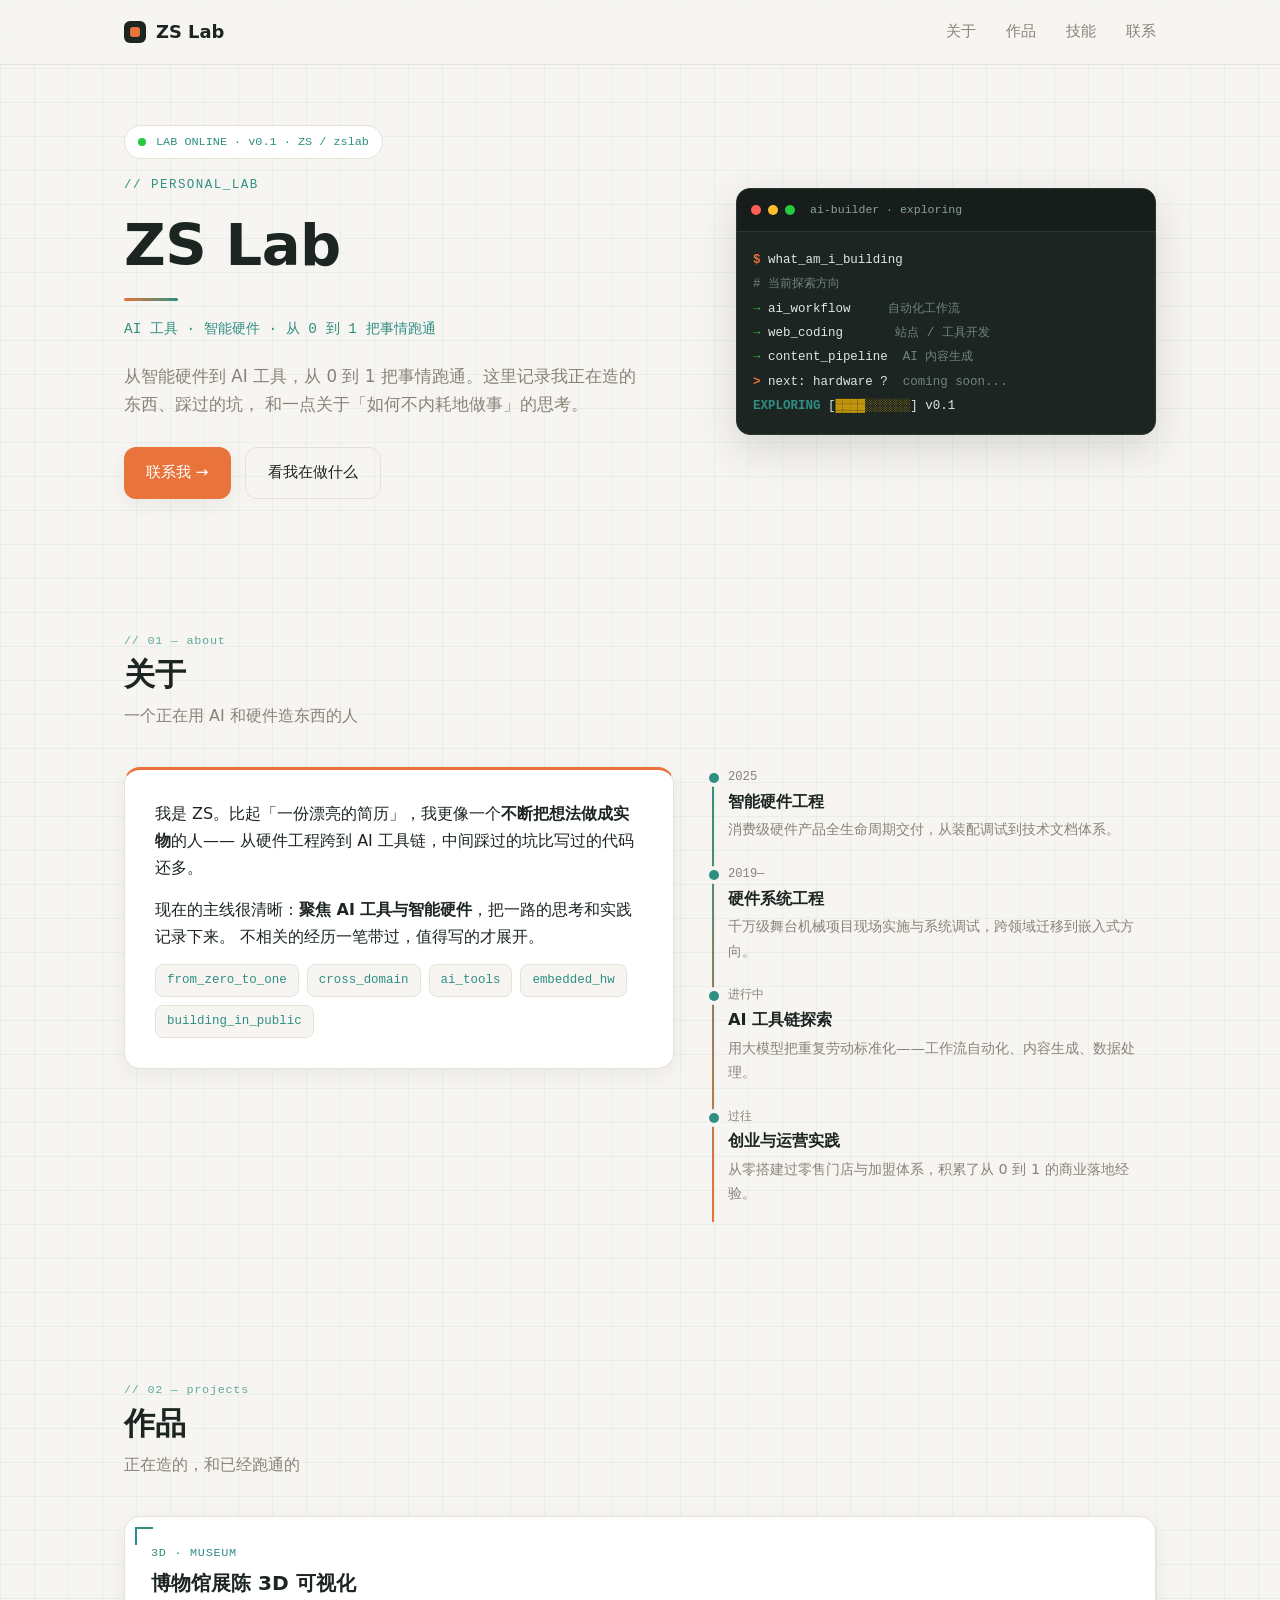
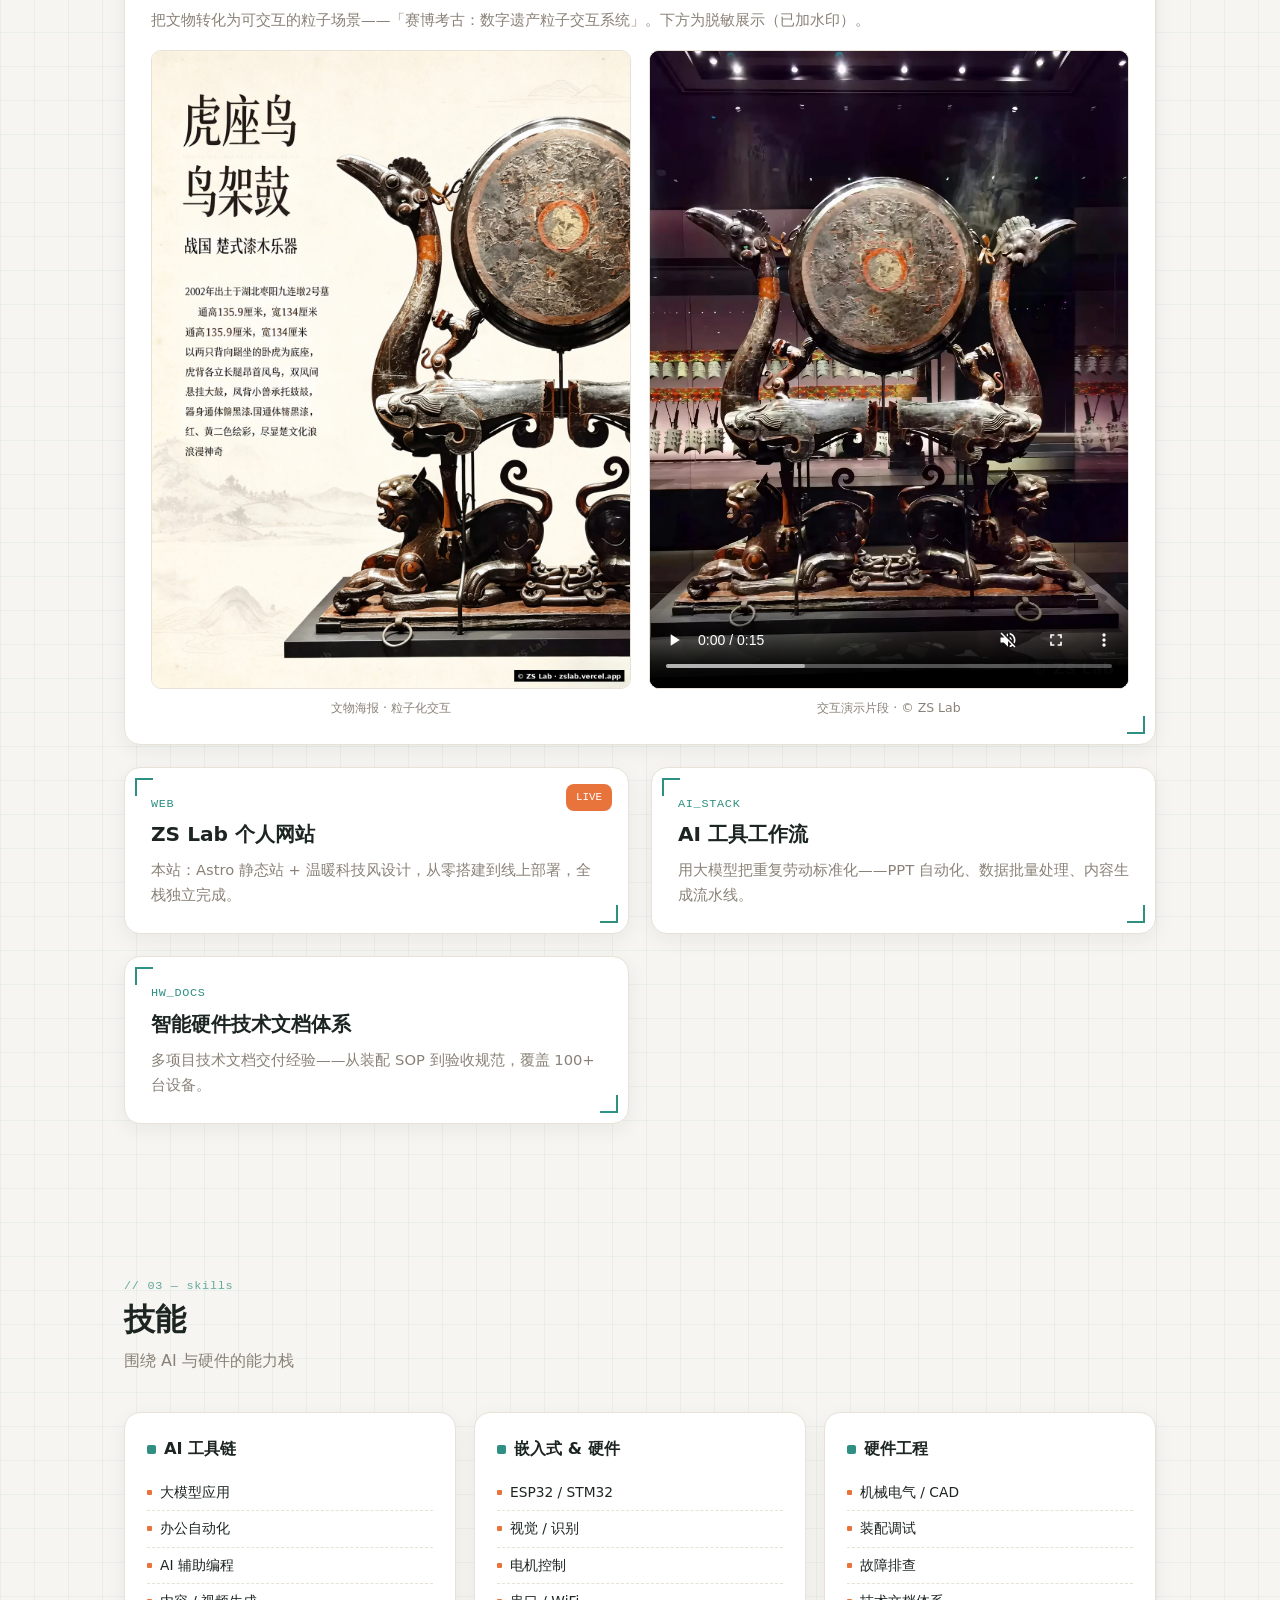
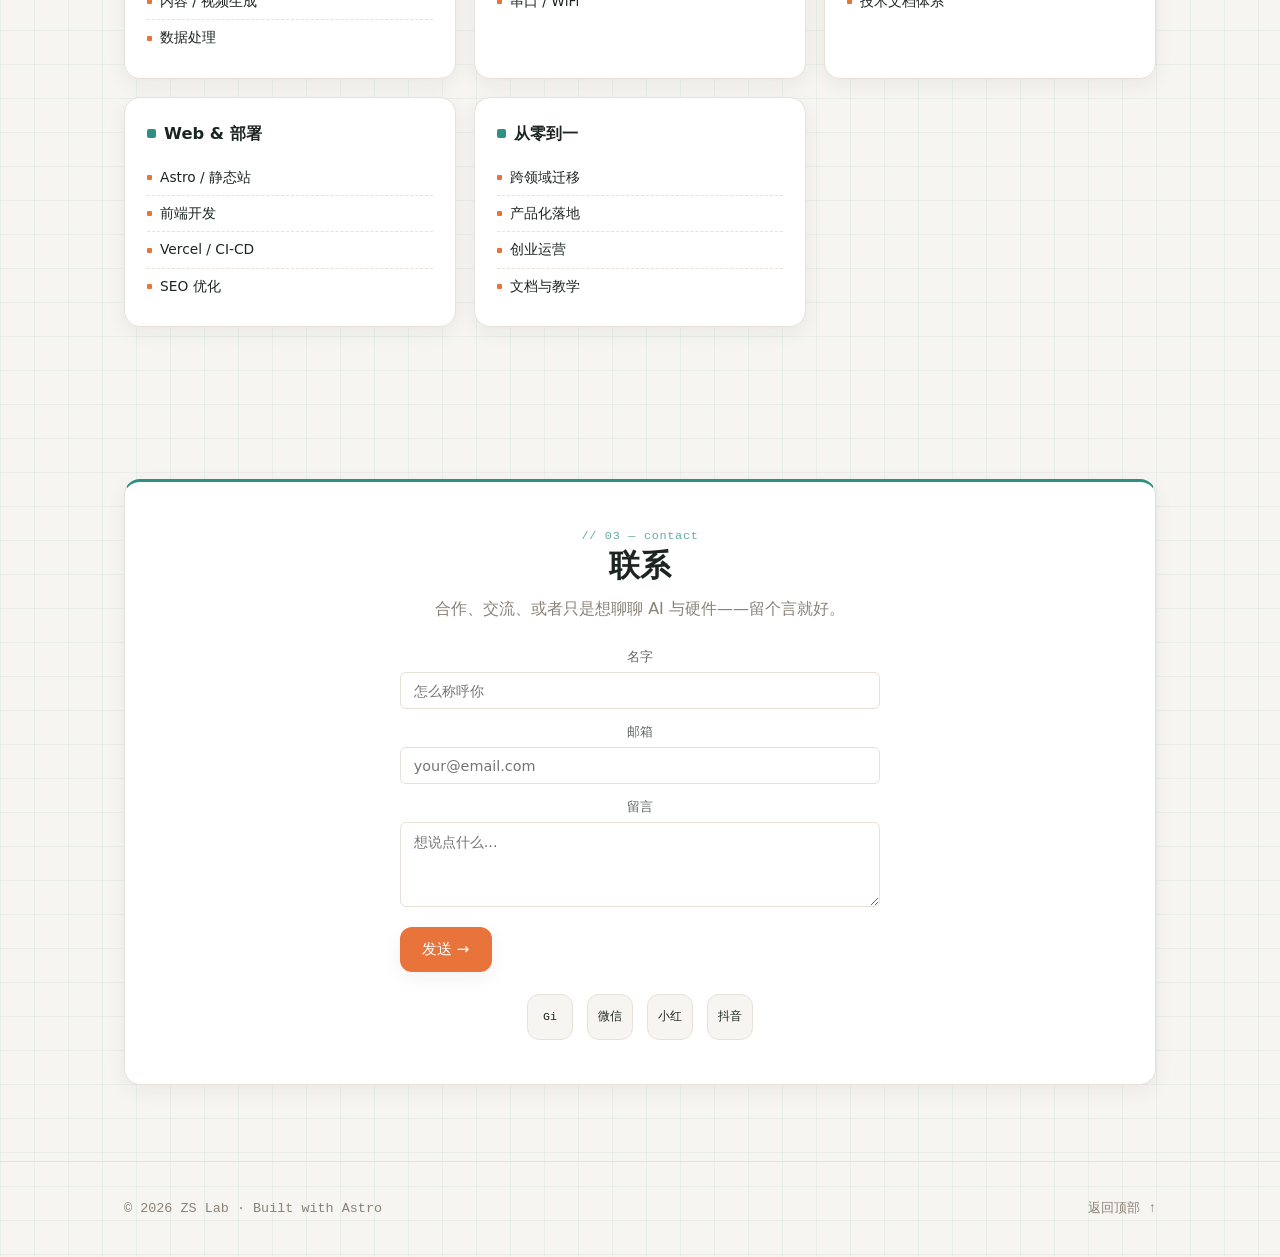
<file: index-v0.1-original.html>
<!DOCTYPE html><html lang="zh-CN"> <head><meta charset="utf-8"><meta name="viewport" content="width=device-width, initial-scale=1"><title>ZS Lab · AI 工具 · 智能硬件 · 从 0 到 1 把事情跑通</title><meta name="description" content="ZS Lab（震世的实验室）：聚焦 AI 工具链与智能硬件探索。记录正在造的东西，也写一点关于如何不内耗地做事。"><link rel="canonical" href="https://zslab.vercel.app/"><meta property="og:type" content="website"><meta property="og:title" content="ZS Lab · AI 工具 · 智能硬件 · 从 0 到 1 把事情跑通"><meta property="og:description" content="ZS Lab（震世的实验室）：聚焦 AI 工具链与智能硬件探索。记录正在造的东西，也写一点关于如何不内耗地做事。"><meta property="og:url" content="https://zslab.vercel.app/"><meta name="twitter:card" content="summary_large_image"><link rel="icon" type="image/svg+xml" href="favicon.svg"><link rel="stylesheet" href="_astro/index.D13f8Koc.css"></head> <body id="top"> <nav> <div class="wrap nav-in"> <a class="logo" href="/"><span class="mark"></span>ZS Lab</a> <div class="nav-links"> <a href="#about">关于</a><a href="#projects">作品</a><a href="#skills">技能</a><a href="#contact">联系</a> </div> <button id="menuBtn" class="menu-btn" aria-label="打开菜单">☰</button> </div> <div id="mobileMenu" class="mobile-menu"> <a href="#about">关于</a><a href="#projects">作品</a><a href="#skills">技能</a><a href="#contact">联系</a> </div> </nav> <main>  <header class="hero"> <div class="wrap hero-grid"> <div class="reveal"> <div class="statusbar"><span class="live-dot"></span>LAB ONLINE · v0.1 · ZS / zslab</div> <div class="eyebrow">// personal_lab</div> <h1>ZS Lab</h1> <div class="accent-line"></div> <div class="tag">AI 工具 · 智能硬件 · 从 0 到 1 把事情跑通</div> <p class="lead">
从智能硬件到 AI 工具，从 0 到 1 把事情跑通。这里记录我正在造的东西、踩过的坑，
        和一点关于「如何不内耗地做事」的思考。
</p> <div class="hero-cta"> <a class="btn btn-primary" href="#contact">联系我 →</a> <a class="btn btn-ghost" href="#projects">看我在做什么</a> </div> </div> <div class="reveal"> <div class="console"> <div class="console-bar"> <span class="dot r"></span><span class="dot y"></span><span class="dot g"></span> <span class="console-title">ai-builder · exploring</span> </div> <pre class="console-body"><span class="c-prompt">$</span> what_am_i_building
<span class="c-dim"># 当前探索方向</span>
<span class="c-ok">→</span> ai_workflow     <span class="c-dim">自动化工作流</span>
<span class="c-ok">→</span> web_coding       <span class="c-dim">站点 / 工具开发</span>
<span class="c-ok">→</span> content_pipeline  <span class="c-dim">AI 内容生成</span>
<span class="c-prompt">&gt;</span> next: hardware ?  <span class="c-dim">coming soon...</span>
<span class="c-build">EXPLORING</span> [<span class="c-bar">▓▓▓▓░░░░░░</span>] v0.1</pre> </div> </div> </div> </header> <section id="about"> <div class="wrap"> <div class="sec-head reveal"> <div class="coord">// 01 — about</div> <h2>关于</h2> <div class="sub">一个正在用 AI 和硬件造东西的人</div> </div> <div class="about-grid"> <div class="persona reveal"> <p>
我是 ZS。比起「一份漂亮的简历」，我更像一个<strong>不断把想法做成实物</strong>的人——
          从硬件工程跨到 AI 工具链，中间踩过的坑比写过的代码还多。
</p> <p>
现在的主线很清晰：<strong>聚焦 AI 工具与智能硬件</strong>，把一路的思考和实践记录下来。
          不相关的经历一笔带过，值得写的才展开。
</p> <div class="tags"> <span class="chip">from_zero_to_one</span><span class="chip">cross_domain</span><span class="chip">ai_tools</span><span class="chip">embedded_hw</span><span class="chip">building_in_public</span> </div> </div> <div class="timeline reveal"> <div class="tl-item"> <div class="when">2025</div> <h4>智能硬件工程</h4> <p>消费级硬件产品全生命周期交付，从装配调试到技术文档体系。</p> </div><div class="tl-item"> <div class="when">2019—</div> <h4>硬件系统工程</h4> <p>千万级舞台机械项目现场实施与系统调试，跨领域迁移到嵌入式方向。</p> </div><div class="tl-item"> <div class="when">进行中</div> <h4>AI 工具链探索</h4> <p>用大模型把重复劳动标准化——工作流自动化、内容生成、数据处理。</p> </div><div class="tl-item"> <div class="when">过往</div> <h4>创业与运营实践</h4> <p>从零搭建过零售门店与加盟体系，积累了从 0 到 1 的商业落地经验。</p> </div> </div> </div> </div> </section> <section id="projects" data-astro-cid-amng4zvp> <div class="wrap" data-astro-cid-amng4zvp> <div class="sec-head reveal" data-astro-cid-amng4zvp> <div class="coord" data-astro-cid-amng4zvp>// 02 — projects</div> <h2 data-astro-cid-amng4zvp>作品</h2> <div class="sub" data-astro-cid-amng4zvp>正在造的，和已经跑通的</div> </div> <!-- 博物馆 3D 可视化：作品详情 --> <div class="case reveal" data-astro-cid-amng4zvp> <div class="case-head" data-astro-cid-amng4zvp> <div class="kicker" data-astro-cid-amng4zvp>3D · MUSEUM</div> <h3 data-astro-cid-amng4zvp>博物馆展陈 3D 可视化</h3> <p data-astro-cid-amng4zvp>把文物转化为可交互的粒子场景——「赛博考古：数字遗产粒子交互系统」。下方为脱敏展示（已加水印）。</p> </div> <div class="case-media" data-astro-cid-amng4zvp> <figure class="media" data-astro-cid-amng4zvp> <img src="museum/wenwu-wm.jpg" alt="文物粒子化交互展示" loading="lazy" data-astro-cid-amng4zvp> <figcaption data-astro-cid-amng4zvp>文物海报 · 粒子化交互</figcaption> </figure> <figure class="media" data-astro-cid-amng4zvp> <video src="museum/video-wm.webm" controls preload="metadata" muted playsinline data-astro-cid-amng4zvp></video> <figcaption data-astro-cid-amng4zvp>交互演示片段 · © ZS Lab</figcaption> </figure> </div> </div> <div class="grid" data-astro-cid-amng4zvp> <div class="card reveal" data-astro-cid-amng4zvp> <span class="badge" data-astro-cid-amng4zvp>LIVE</span> <div class="kicker" data-astro-cid-amng4zvp>WEB</div> <h3 data-astro-cid-amng4zvp>ZS Lab 个人网站</h3> <p data-astro-cid-amng4zvp>本站：Astro 静态站 + 温暖科技风设计，从零搭建到线上部署，全栈独立完成。</p> </div><div class="card reveal" data-astro-cid-amng4zvp>  <div class="kicker" data-astro-cid-amng4zvp>AI_STACK</div> <h3 data-astro-cid-amng4zvp>AI 工具工作流</h3> <p data-astro-cid-amng4zvp>用大模型把重复劳动标准化——PPT 自动化、数据批量处理、内容生成流水线。</p> </div><div class="card reveal" data-astro-cid-amng4zvp>  <div class="kicker" data-astro-cid-amng4zvp>HW_DOCS</div> <h3 data-astro-cid-amng4zvp>智能硬件技术文档体系</h3> <p data-astro-cid-amng4zvp>多项目技术文档交付经验——从装配 SOP 到验收规范，覆盖 100+ 台设备。</p> </div> </div> </div> </section>  <section id="skills"> <div class="wrap"> <div class="sec-head reveal"> <div class="coord">// 03 — skills</div> <h2>技能</h2> <div class="sub">围绕 AI 与硬件的能力栈</div> </div> <div class="skills"> <div class="skill-col reveal"> <h4> <span class="sq"></span> AI 工具链 </h4> <div class="s-tag">大模型应用</div><div class="s-tag">办公自动化</div><div class="s-tag">AI 辅助编程</div><div class="s-tag">内容 / 视频生成</div><div class="s-tag">数据处理</div> </div><div class="skill-col reveal"> <h4> <span class="sq"></span> 嵌入式 &amp; 硬件 </h4> <div class="s-tag">ESP32 / STM32</div><div class="s-tag">视觉 / 识别</div><div class="s-tag">电机控制</div><div class="s-tag">串口 / WiFi</div> </div><div class="skill-col reveal"> <h4> <span class="sq"></span> 硬件工程 </h4> <div class="s-tag">机械电气 / CAD</div><div class="s-tag">装配调试</div><div class="s-tag">故障排查</div><div class="s-tag">技术文档体系</div> </div><div class="skill-col reveal"> <h4> <span class="sq"></span> Web &amp; 部署 </h4> <div class="s-tag">Astro / 静态站</div><div class="s-tag">前端开发</div><div class="s-tag">Vercel / CI-CD</div><div class="s-tag">SEO 优化</div> </div><div class="skill-col reveal"> <h4> <span class="sq"></span> 从零到一 </h4> <div class="s-tag">跨领域迁移</div><div class="s-tag">产品化落地</div><div class="s-tag">创业运营</div><div class="s-tag">文档与教学</div> </div> </div> </div> </section> <section id="contact" data-astro-cid-xmivup5a> <div class="wrap" data-astro-cid-xmivup5a> <div class="contact reveal" data-astro-cid-xmivup5a> <div class="coord" data-astro-cid-xmivup5a>// 03 — contact</div> <h2 data-astro-cid-xmivup5a>联系</h2> <p data-astro-cid-xmivup5a>合作、交流、或者只是想聊聊 AI 与硬件——留个言就好。</p> <form action="https://api.web3forms.com/submit" method="POST" class="contact-form" data-astro-cid-xmivup5a> <!-- 替换为你的 Web3Forms access_key（去 web3forms.com 免费获取） --> <input type="hidden" name="access_key" value="" data-astro-cid-xmivup5a> <input type="hidden" name="subject" value="ZS Lab 网站留言" data-astro-cid-xmivup5a> <div class="form-row" data-astro-cid-xmivup5a> <label for="cf-name" data-astro-cid-xmivup5a>名字</label> <input id="cf-name" type="text" name="name" placeholder="怎么称呼你" required data-astro-cid-xmivup5a> </div> <div class="form-row" data-astro-cid-xmivup5a> <label for="cf-email" data-astro-cid-xmivup5a>邮箱</label> <input id="cf-email" type="email" name="email" placeholder="your@email.com" required data-astro-cid-xmivup5a> </div> <div class="form-row" data-astro-cid-xmivup5a> <label for="cf-msg" data-astro-cid-xmivup5a>留言</label> <textarea id="cf-msg" name="message" rows="4" placeholder="想说点什么..." required data-astro-cid-xmivup5a></textarea> </div> <button type="submit" class="btn btn-primary" data-astro-cid-xmivup5a>发送 →</button> </form> <div class="socials" data-astro-cid-xmivup5a> <a href="#" title="GitHub" aria-label="GitHub" data-astro-cid-xmivup5a>Gi</a><a href="#" title="微信公众号" aria-label="微信公众号" data-astro-cid-xmivup5a>微信</a><a href="#" title="小红书" aria-label="小红书" data-astro-cid-xmivup5a>小红</a><a href="#" title="抖音" aria-label="抖音" data-astro-cid-xmivup5a>抖音</a> </div> </div> </div> </section>   </main> <footer> <div class="wrap"> <span>© 2026 ZS Lab · Built with Astro</span> <a href="#top" class="to-top">返回顶部 ↑</a> </div> </footer> <script type="module">document.documentElement.classList.add("js-enabled");const o=document.querySelector("#menuBtn"),n=document.querySelector("#mobileMenu");o?.addEventListener("click",()=>n?.classList.toggle("open"));n?.querySelectorAll("a").forEach(e=>e.addEventListener("click",()=>n?.classList.remove("open")));const c=new IntersectionObserver(e=>{e.forEach(t=>{t.isIntersecting&&(t.target.classList.add("in"),c.unobserve(t.target))})},{threshold:.12});document.querySelectorAll(".reveal").forEach(e=>c.observe(e));</script> </body> </html>
</file>
<file: _astro/index.D13f8Koc.css>
:root{--bg:#F7F5F1;--surface:#FFFFFF;--ink:#1C2522;--primary:#E8743B;--tech:#2F8F83;--accent:#F2B705;--muted:#8A8278;--border:#E7E1D8;--shadow:0 6px 20px rgba(28,37,34,.06);--shadow-lg:0 14px 40px rgba(28,37,34,.14);--r-card:16px;--r-btn:12px;--font-head:"Space Grotesk","Noto Sans SC",system-ui,-apple-system,"PingFang SC","Microsoft YaHei",sans-serif;--font-body:"Noto Sans SC","Inter",system-ui,-apple-system,"PingFang SC","Microsoft YaHei",sans-serif;--font-mono:"JetBrains Mono","Courier New",monospace}*{box-sizing:border-box;margin:0;padding:0}html{scroll-behavior:smooth}body{font-family:var(--font-body);color:var(--ink);background-color:var(--bg);line-height:1.7;-webkit-font-smoothing:antialiased;background-image:linear-gradient(rgba(47,143,131,.07) 1px,transparent 1px),linear-gradient(90deg,rgba(47,143,131,.07) 1px,transparent 1px);background-size:34px 34px}.wrap{max-width:1080px;margin:0 auto;padding:0 24px}h1,h2,h3{font-family:var(--font-head);font-weight:700;line-height:1.25}a{color:inherit;text-decoration:none}section{padding:76px 0;position:relative}.eyebrow{font-family:var(--font-mono);font-size:.78rem;letter-spacing:.12em;text-transform:uppercase;color:var(--tech)}.coord{font-family:var(--font-mono);font-size:.74rem;color:var(--tech);opacity:.75;letter-spacing:.06em}nav{position:sticky;top:0;z-index:50;background:#f7f5f1e6;backdrop-filter:blur(10px);border-bottom:1px solid var(--border)}.nav-in{display:flex;align-items:center;justify-content:space-between;height:64px}.logo{font-family:var(--font-head);font-weight:700;font-size:1.12rem;display:flex;align-items:center;gap:10px}.logo .mark{width:22px;height:22px;border-radius:6px;background:var(--ink);position:relative}.logo .mark:after{content:"";position:absolute;inset:6px;border-radius:3px;background:var(--primary)}.nav-links{display:flex;gap:30px;font-size:.95rem}.nav-links a{color:var(--muted);transition:.2s}.nav-links a:hover{color:var(--primary)}.menu-btn{display:none;background:none;border:none;font-size:1.4rem;color:var(--ink);cursor:pointer}.mobile-menu{display:none;flex-direction:column;padding:0 24px;max-height:0;overflow:hidden;transition:max-height .3s ease;background:#f7f5f1f7}.mobile-menu.open{max-height:320px;padding:8px 24px 20px}.mobile-menu a{padding:12px 0;border-bottom:1px solid var(--border);color:var(--muted)}.btn{display:inline-flex;align-items:center;gap:8px;padding:12px 22px;border-radius:var(--r-btn);font-weight:500;font-family:var(--font-head);cursor:pointer;transition:.2s;border:none;font-size:.95rem}.btn-primary{background:var(--primary);color:#fff;box-shadow:var(--shadow)}.btn-primary:hover{transform:translateY(-2px);box-shadow:var(--shadow-lg)}.btn-ghost{background:transparent;color:var(--ink);border:1.5px solid var(--border)}.btn-ghost:hover{border-color:var(--tech);color:var(--tech)}.hero{padding:60px 0 56px}.hero-grid{display:grid;grid-template-columns:1.15fr .85fr;gap:44px;align-items:center}.statusbar{display:inline-flex;align-items:center;gap:10px;font-family:var(--font-mono);font-size:.74rem;color:var(--tech);background:var(--surface);border:1px solid var(--border);padding:6px 13px;border-radius:999px;margin-bottom:16px}.live-dot{width:8px;height:8px;border-radius:50%;background:#27c93f;animation:pulse 1.8s infinite}@keyframes pulse{0%{box-shadow:0 0 #27c93f80}70%{box-shadow:0 0 0 8px #27c93f00}to{box-shadow:0 0 #27c93f00}}.hero h1{font-size:clamp(2.3rem,5.5vw,3.6rem);margin:14px 0;letter-spacing:-.01em}.hero .tag{font-family:var(--font-mono);font-size:.9rem;color:var(--tech);font-weight:500}.hero p.lead{margin:20px 0 28px;max-width:520px;color:var(--muted);font-size:1.05rem}.hero-cta{display:flex;gap:14px;flex-wrap:wrap}.accent-line{width:54px;height:3px;background:linear-gradient(90deg,var(--primary),var(--tech));border-radius:2px;margin:16px 0}.console{background:var(--ink);border-radius:14px;overflow:hidden;box-shadow:var(--shadow-lg);border:1px solid #2c3633;font-family:var(--font-mono);color:#dfe7e4}.console-bar{display:flex;align-items:center;gap:7px;padding:11px 14px;background:#161d1b;border-bottom:1px solid #2c3633}.console-bar .dot{width:10px;height:10px;border-radius:50%}.dot.r{background:#ff5f56}.dot.y{background:#ffbd2e}.dot.g{background:#27c93f}.console-title{margin-left:8px;font-size:.72rem;color:#8aa39c}.console-body{padding:16px;font-size:.78rem;line-height:1.95;white-space:pre-wrap;margin:0}.c-prompt{color:var(--primary);font-weight:700}.c-ok{color:#27c93f}.c-dim{color:#6f857e}.c-build{color:var(--tech);font-weight:700}.c-bar{color:var(--accent)}.sec-head{margin-bottom:38px}.sec-head h2{font-size:1.95rem;margin-top:4px;letter-spacing:-.01em}.sec-head .sub{color:var(--muted);margin-top:8px}.about-grid{display:grid;grid-template-columns:1.1fr .9fr;gap:32px;align-items:start}.persona{background:var(--surface);border-radius:var(--r-card);padding:30px;box-shadow:var(--shadow);border:1px solid var(--border);border-top:3px solid var(--primary)}.persona p{margin-bottom:14px}.persona .tags{display:flex;flex-wrap:wrap;gap:8px;margin-top:10px}.chip{font-size:.78rem;padding:5px 11px;border-radius:8px;background:var(--bg);border:1px solid var(--border);color:var(--tech);font-family:var(--font-mono)}.timeline{position:relative;padding-left:22px}.timeline:before{content:"";position:absolute;left:6px;top:6px;bottom:6px;width:2px;background:linear-gradient(var(--tech),var(--primary))}.tl-item{position:relative;margin-bottom:22px}.tl-item:before{content:"";position:absolute;left:-19px;top:6px;width:10px;height:10px;border-radius:50%;background:var(--tech);box-shadow:0 0 0 4px var(--bg)}.tl-item h4{font-family:var(--font-head);font-size:1.02rem}.tl-item .when{font-size:.76rem;color:var(--muted);font-family:var(--font-mono)}.tl-item p{font-size:.9rem;color:var(--muted);margin-top:2px}.grid{display:grid;grid-template-columns:repeat(2,1fr);gap:22px}.card{background:var(--surface);border-radius:var(--r-card);padding:26px;box-shadow:var(--shadow);border:1px solid var(--border);transition:.2s;position:relative;overflow:hidden}.card:before{content:"";position:absolute;top:10px;left:10px;width:16px;height:16px;border-top:2px solid var(--tech);border-left:2px solid var(--tech)}.card:after{content:"";position:absolute;bottom:10px;right:10px;width:16px;height:16px;border-bottom:2px solid var(--tech);border-right:2px solid var(--tech)}.card:hover{transform:translateY(-4px);box-shadow:var(--shadow-lg)}.card .kicker{font-family:var(--font-mono);font-size:.74rem;color:var(--tech);letter-spacing:.06em}.card h3{font-size:1.26rem;margin:8px 0 10px}.card p{font-size:.92rem;color:var(--muted)}.badge{position:absolute;top:16px;right:16px;font-size:.68rem;padding:4px 10px;border-radius:8px;background:var(--primary);color:#fff;font-weight:500;font-family:var(--font-mono)}.skills{display:grid;grid-template-columns:repeat(3,1fr);gap:18px}.skill-col{background:var(--surface);border-radius:var(--r-card);padding:22px;box-shadow:var(--shadow);border:1px solid var(--border)}.skill-col h4{font-family:var(--font-head);font-size:1.02rem;color:var(--ink);margin-bottom:12px;display:flex;align-items:center;gap:8px}.skill-col h4 .sq{width:9px;height:9px;background:var(--tech);border-radius:2px;display:inline-block}.skill-col .s-tag{display:flex;align-items:center;gap:8px;font-size:.86rem;color:var(--ink);padding:6px 0;border-bottom:1px dashed var(--border)}.skill-col .s-tag:before{content:"";width:5px;height:5px;background:var(--primary);border-radius:1px;flex:none}.skill-col .s-tag:last-child{border-bottom:none}.posts{display:grid;grid-template-columns:repeat(3,1fr);gap:20px}.post{background:var(--surface);border-radius:var(--r-card);padding:22px;box-shadow:var(--shadow);border:1px solid var(--border);transition:.2s;display:block;color:inherit}.post:hover{transform:translateY(-4px);box-shadow:var(--shadow-lg);border-color:var(--tech)}.post .cat{font-family:var(--font-mono);font-size:.72rem;color:var(--tech)}.post h3{font-size:1.06rem;margin:10px 0;line-height:1.4}.post .meta{font-size:.76rem;color:var(--muted);font-family:var(--font-mono)}.contact{background:var(--surface);border-radius:var(--r-card);padding:44px;text-align:center;box-shadow:var(--shadow);border:1px solid var(--border);border-top:3px solid var(--tech)}.contact h2{font-size:1.95rem;margin-bottom:10px}.contact p{color:var(--muted);margin-bottom:24px}.socials{display:flex;gap:14px;justify-content:center;flex-wrap:wrap;margin-top:22px}.socials a{width:46px;height:46px;border-radius:12px;display:flex;align-items:center;justify-content:center;background:var(--bg);border:1px solid var(--border);color:var(--ink);font-size:.72rem;font-family:var(--font-mono);transition:.2s}.socials a:hover{background:var(--tech);color:#fff;border-color:var(--tech)}footer{padding:36px 0;color:var(--muted);font-size:.84rem;border-top:1px solid var(--border);font-family:var(--font-mono)}footer .wrap{display:flex;justify-content:space-between;align-items:center;flex-wrap:wrap;gap:10px}.blog-page{padding-top:120px}.post-page{padding:120px 24px 80px;max-width:760px}.post-page .back{color:var(--tech);font-family:var(--font-mono);font-size:.85rem}.post-page h1{font-size:clamp(1.8rem,4vw,2.6rem);margin:14px 0 8px}.post-page .meta{color:var(--muted);font-family:var(--font-mono);font-size:.85rem;margin-bottom:28px}.prose{font-size:1.05rem}.prose h2{font-size:1.5rem;margin:32px 0 12px}.prose h3{font-size:1.2rem;margin:24px 0 10px}.prose p{margin-bottom:16px}.prose ul,.prose ol{margin:0 0 16px 22px}.prose li{margin-bottom:6px}.prose code{font-family:var(--font-mono);background:var(--bg);padding:2px 6px;border-radius:6px;font-size:.9em}.prose pre{background:var(--ink);color:#eee;padding:16px;border-radius:12px;overflow:auto;margin-bottom:16px}.prose pre code{background:none;padding:0;color:inherit}.prose blockquote{border-left:3px solid var(--tech);padding-left:16px;color:var(--muted);margin:0 0 16px}.reveal{opacity:1;transform:none}.js-enabled .reveal{opacity:0;transform:translateY(18px);transition:opacity .6s ease,transform .6s ease}.js-enabled .reveal.in{opacity:1;transform:none}@media(max-width:860px){.hero-grid,.about-grid,.grid,.skills,.posts{grid-template-columns:1fr}.nav-links{display:none}.menu-btn{display:block}section{padding:56px 0}}@media(prefers-reduced-motion:reduce){.live-dot{animation:none}html{scroll-behavior:auto}}.case[data-astro-cid-amng4zvp]{background:var(--surface);border:1px solid var(--border);border-radius:var(--r-card);padding:26px;box-shadow:var(--shadow);margin-bottom:22px;position:relative;overflow:hidden}.case[data-astro-cid-amng4zvp]:before{content:"";position:absolute;top:10px;left:10px;width:16px;height:16px;border-top:2px solid var(--tech);border-left:2px solid var(--tech)}.case[data-astro-cid-amng4zvp]:after{content:"";position:absolute;bottom:10px;right:10px;width:16px;height:16px;border-bottom:2px solid var(--tech);border-right:2px solid var(--tech)}.case-head[data-astro-cid-amng4zvp] .kicker[data-astro-cid-amng4zvp]{font-family:var(--font-mono);font-size:.74rem;color:var(--tech);letter-spacing:.06em}.case-head[data-astro-cid-amng4zvp] h3[data-astro-cid-amng4zvp]{font-size:1.26rem;margin:8px 0 10px}.case-head[data-astro-cid-amng4zvp] p[data-astro-cid-amng4zvp]{font-size:.92rem;color:var(--muted);margin-bottom:18px}.case-media[data-astro-cid-amng4zvp]{display:grid;grid-template-columns:1fr 1fr;gap:18px}.media[data-astro-cid-amng4zvp]{margin:0}.media[data-astro-cid-amng4zvp] img[data-astro-cid-amng4zvp],.media[data-astro-cid-amng4zvp] video[data-astro-cid-amng4zvp]{width:100%;border-radius:10px;border:1px solid var(--border);display:block;background:#000}.media[data-astro-cid-amng4zvp] figcaption[data-astro-cid-amng4zvp]{font-size:.78rem;color:var(--muted);margin-top:8px;text-align:center}@media(max-width:720px){.case-media[data-astro-cid-amng4zvp]{grid-template-columns:1fr}}.contact-form[data-astro-cid-xmivup5a]{max-width:480px;margin:1.5rem auto 0;display:flex;flex-direction:column;gap:.75rem}.form-row[data-astro-cid-xmivup5a]{display:flex;flex-direction:column;gap:.25rem}.form-row[data-astro-cid-xmivup5a] label[data-astro-cid-xmivup5a]{font-size:.8rem;color:var(--ink);opacity:.7}.form-row[data-astro-cid-xmivup5a] input[data-astro-cid-xmivup5a],.form-row[data-astro-cid-xmivup5a] textarea[data-astro-cid-xmivup5a]{padding:.6rem .8rem;border:1px solid var(--border);border-radius:6px;font-size:.9rem;background:var(--card);color:var(--ink);font-family:inherit;transition:border-color .2s}.form-row[data-astro-cid-xmivup5a] input[data-astro-cid-xmivup5a]:focus,.form-row[data-astro-cid-xmivup5a] textarea[data-astro-cid-xmivup5a]:focus{outline:none;border-color:var(--tech)}.contact-form[data-astro-cid-xmivup5a] button[data-astro-cid-xmivup5a]{align-self:flex-start;margin-top:.5rem}
</file>
